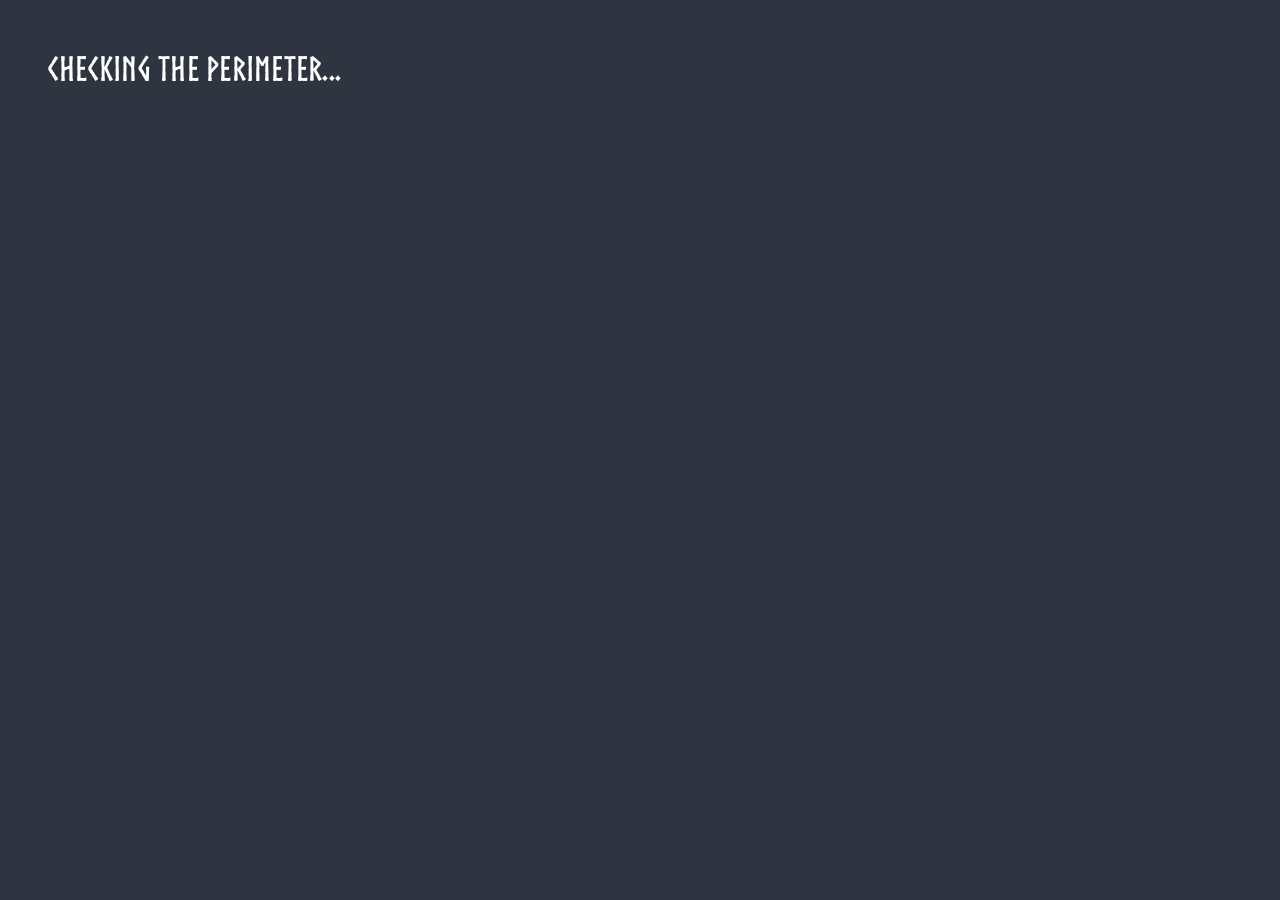
<file: iron-journal/index.html>
<!DOCTYPE html><html><head><title>Iron Journal</title><meta charset=utf-8><meta name=description content="App for journalling solo Ironsworn campaigns"><meta name=format-detection content="telephone=no"><meta name=msapplication-tap-highlight content=no><meta name=viewport content="user-scalable=no,initial-scale=1,maximum-scale=1,minimum-scale=1,width=device-width"><link rel=icon type=image/png sizes=128x128 href=icons/favicon-128x128.png><link rel=icon type=image/png sizes=96x96 href=icons/favicon-96x96.png><link rel=icon type=image/png sizes=32x32 href=icons/favicon-32x32.png><link rel=icon type=image/png sizes=16x16 href=icons/favicon-16x16.png><link rel=icon type=image/ico href=favicon.ico><link rel=apple-touch-startup-image media="(device-width: 428px) and (device-height: 926px) and (-webkit-device-pixel-ratio: 3)" href=icons/apple-launch-1284x2778.png><link rel=apple-touch-startup-image media="(device-width: 390px) and (device-height: 844px) and (-webkit-device-pixel-ratio: 3)" href=icons/apple-launch-1170x2532.png><link rel=apple-touch-startup-image media="(device-width: 414px) and (device-height: 896px) and (-webkit-device-pixel-ratio: 2)" href=icons/apple-launch-828x1792.png><link rel=apple-touch-startup-image media="(device-width: 375px) and (device-height: 812px) and (-webkit-device-pixel-ratio: 3)" href=icons/apple-launch-1125x2436.png><link rel=apple-touch-startup-image media="(device-width: 414px) and (device-height: 896px) and (-webkit-device-pixel-ratio: 3)" href=icons/apple-launch-1242x2688.png><link rel=apple-touch-startup-image media="(device-width: 375px) and (device-height: 667px) and (-webkit-device-pixel-ratio: 2)" href=icons/apple-launch-750x1334.png><link rel=apple-touch-startup-image media="(device-width: 414px) and (device-height: 736px) and (-webkit-device-pixel-ratio: 3)" href=icons/apple-launch-1242x2208.png><link rel=apple-touch-startup-image media="(device-width: 810px) and (device-height: 1080px) and (-webkit-device-pixel-ratio: 2)" href=icons/apple-launch-1620x2160.png><link rel=apple-touch-startup-image media="(device-width: 768px) and (device-height: 1024px) and (-webkit-device-pixel-ratio: 2)" href=icons/apple-launch-1536x2048.png><link rel=apple-touch-startup-image media="(device-width: 834px) and (device-height: 1112px) and (-webkit-device-pixel-ratio: 2)" href=icons/apple-launch-1668x2224.png><link rel=apple-touch-startup-image media="(device-width: 834px) and (device-height: 1194px) and (-webkit-device-pixel-ratio: 2)" href=icons/apple-launch-1668x2388.png><link rel=apple-touch-startup-image media="(device-width: 1024px) and (device-height: 1366px) and (-webkit-device-pixel-ratio: 2)" href=icons/apple-launch-2048x2732.png><script defer src=js/vendor.d0eaef49.js></script><script defer src=js/app.c2348613.js></script><link href=css/vendor.1faa1930.css rel=stylesheet><link href=css/app.c4e807ce.css rel=stylesheet><link rel=manifest href=manifest.json><meta name=theme-color content=#2e3440><meta name=apple-mobile-web-app-capable content=yes><meta name=apple-mobile-web-app-status-bar-style content=default><meta name=apple-mobile-web-app-title content="Iron Journal"><link rel=apple-touch-icon href=icons/apple-icon-120x120.png><link rel=apple-touch-icon sizes=152x152 href=icons/apple-icon-152x152.png><link rel=apple-touch-icon sizes=167x167 href=icons/apple-icon-167x167.png><link rel=apple-touch-icon sizes=180x180 href=icons/apple-icon-180x180.png><link rel=mask-icon href=icons/safari-pinned-tab.svg color=#2e3440><meta name=msapplication-TileImage content=icons/ms-icon-144x144.png><meta name=msapplication-TileColor content=#000000></head><body><div id=q-app></div></body></html>
</file>
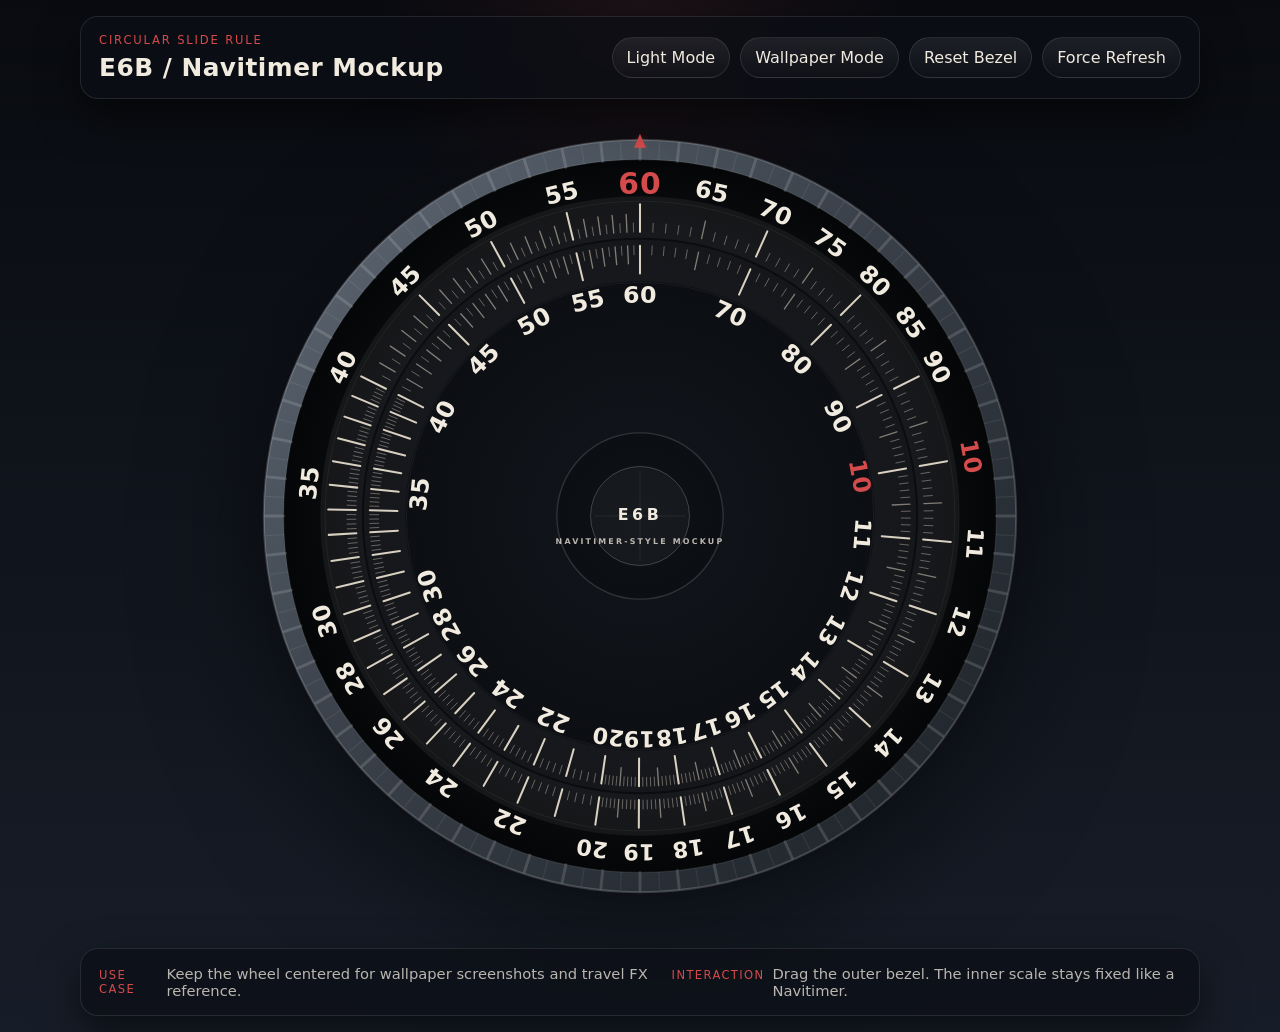
<file: navitimer/index.html>
<!DOCTYPE html>
<html lang="en">
  <head>
    <meta charset="UTF-8" />
    <meta name="viewport" content="width=device-width, initial-scale=1.0" />
    <meta name="apple-mobile-web-app-capable" content="yes" />
    <meta name="apple-mobile-web-app-status-bar-style" content="black-translucent" />
    <meta name="theme-color" content="#090b10" />
    <title>E6B Navitimer Mockup</title>
    <link rel="manifest" href="manifest.json" />
    <link rel="stylesheet" href="styles.css" />
  </head>
  <body data-theme="dark">
    <div class="app-shell" id="appShell">
      <header class="controls" id="controls">
        <div class="brand-block">
          <div class="eyebrow">Circular Slide Rule</div>
          <h1>E6B / Navitimer Mockup</h1>
        </div>

        <div class="control-group">
          <button type="button" id="themeToggle">Light Mode</button>
          <button type="button" id="wallpaperToggle">Wallpaper Mode</button>
          <button type="button" id="resetRotation">Reset Bezel</button>
          <button type="button" id="forceRefresh">Force Refresh</button>
        </div>
      </header>

      <main class="stage">
        <section class="dial-frame" aria-label="Navitimer inspired E6B dial mockup">
          <svg id="dialSvg" viewBox="0 0 800 800" role="img" aria-labelledby="title desc">
            <title id="title">Navitimer inspired circular slide rule mockup</title>
            <desc id="desc">A centered pilot watch style circular slide rule with a movable outer ring and fixed inner scale.</desc>
          </svg>
        </section>
      </main>

      <footer class="info-strip" id="infoStrip">
        <div>
          <span class="info-label">Use Case</span>
          <span>Keep the wheel centered for wallpaper screenshots and travel FX reference.</span>
        </div>
        <div>
          <span class="info-label">Interaction</span>
          <span>Drag the outer bezel. The inner scale stays fixed like a Navitimer.</span>
        </div>
      </footer>

      <button type="button" id="exitWallpaper" class="exit-wallpaper">Exit Wallpaper</button>
    </div>

    <script type="module" src="app.js"></script>
  </body>
</html>
</file>
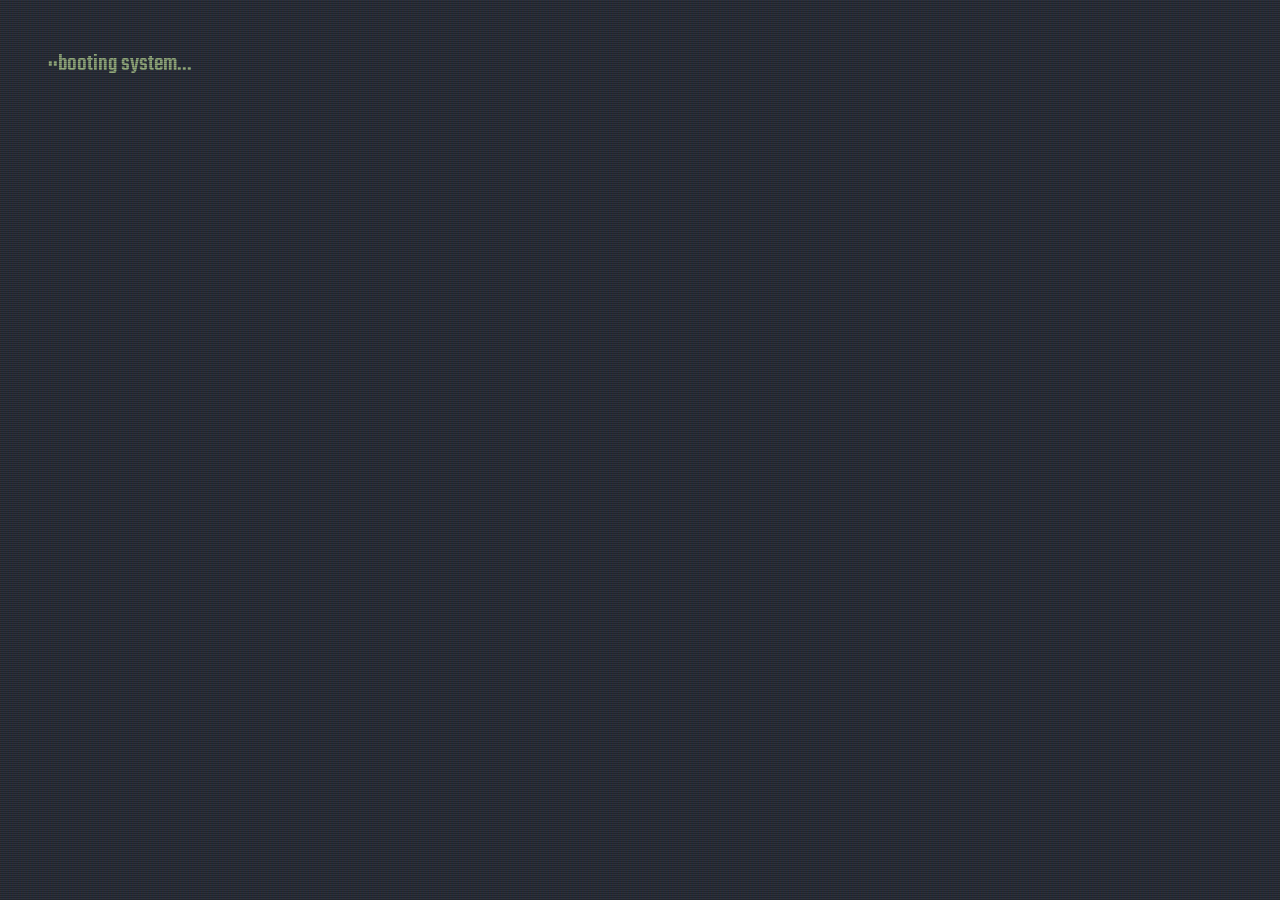
<file: stargazer/index.html>
<!DOCTYPE html><html><head><title>Stargazer</title><meta charset=utf-8><meta name=description content="An app for journaling solo Ironsworn: Starforged campaigns"><meta name=format-detection content="telephone=no"><meta name=msapplication-tap-highlight content=no><meta name=viewport content="user-scalable=no,initial-scale=1,maximum-scale=1,minimum-scale=1,width=device-width"><link rel=icon type=image/png sizes=128x128 href=icons/favicon-128x128.png><link rel=icon type=image/png sizes=96x96 href=icons/favicon-96x96.png><link rel=icon type=image/png sizes=32x32 href=icons/favicon-32x32.png><link rel=icon type=image/png sizes=16x16 href=icons/favicon-16x16.png><link rel=icon type=image/ico href=favicon.ico><link rel=apple-touch-startup-image media="(device-width: 428px) and (device-height: 926px) and (-webkit-device-pixel-ratio: 3)" href=icons/apple-launch-1284x2778.png><link rel=apple-touch-startup-image media="(device-width: 390px) and (device-height: 844px) and (-webkit-device-pixel-ratio: 3)" href=icons/apple-launch-1170x2532.png><link rel=apple-touch-startup-image media="(device-width: 414px) and (device-height: 896px) and (-webkit-device-pixel-ratio: 2)" href=icons/apple-launch-828x1792.png><link rel=apple-touch-startup-image media="(device-width: 375px) and (device-height: 812px) and (-webkit-device-pixel-ratio: 3)" href=icons/apple-launch-1125x2436.png><link rel=apple-touch-startup-image media="(device-width: 414px) and (device-height: 896px) and (-webkit-device-pixel-ratio: 3)" href=icons/apple-launch-1242x2688.png><link rel=apple-touch-startup-image media="(device-width: 375px) and (device-height: 667px) and (-webkit-device-pixel-ratio: 2)" href=icons/apple-launch-750x1334.png><link rel=apple-touch-startup-image media="(device-width: 414px) and (device-height: 736px) and (-webkit-device-pixel-ratio: 3)" href=icons/apple-launch-1242x2208.png><link rel=apple-touch-startup-image media="(device-width: 810px) and (device-height: 1080px) and (-webkit-device-pixel-ratio: 2)" href=icons/apple-launch-1620x2160.png><link rel=apple-touch-startup-image media="(device-width: 768px) and (device-height: 1024px) and (-webkit-device-pixel-ratio: 2)" href=icons/apple-launch-1536x2048.png><link rel=apple-touch-startup-image media="(device-width: 834px) and (device-height: 1112px) and (-webkit-device-pixel-ratio: 2)" href=icons/apple-launch-1668x2224.png><link rel=apple-touch-startup-image media="(device-width: 834px) and (device-height: 1194px) and (-webkit-device-pixel-ratio: 2)" href=icons/apple-launch-1668x2388.png><link rel=apple-touch-startup-image media="(device-width: 1024px) and (device-height: 1366px) and (-webkit-device-pixel-ratio: 2)" href=icons/apple-launch-2048x2732.png><script defer src=js/vendor.18c1b4b3.js></script><script defer src=js/app.f83405f7.js></script><link href=css/vendor.79b7be5a.css rel=stylesheet><link href=css/app.501f5790.css rel=stylesheet><link rel=manifest href=manifest.json><meta name=theme-color content=#2E3440><meta name=apple-mobile-web-app-capable content=yes><meta name=apple-mobile-web-app-status-bar-style content=default><meta name=apple-mobile-web-app-title content=Stargazer><link rel=apple-touch-icon href=icons/apple-icon-120x120.png><link rel=apple-touch-icon sizes=152x152 href=icons/apple-icon-152x152.png><link rel=apple-touch-icon sizes=167x167 href=icons/apple-icon-167x167.png><link rel=apple-touch-icon sizes=180x180 href=icons/apple-icon-180x180.png><link rel=mask-icon href=icons/safari-pinned-tab.svg color=#2E3440><meta name=msapplication-TileImage content=icons/ms-icon-144x144.png><meta name=msapplication-TileColor content=#000000></head><body><div id=q-app></div></body></html>
</file>
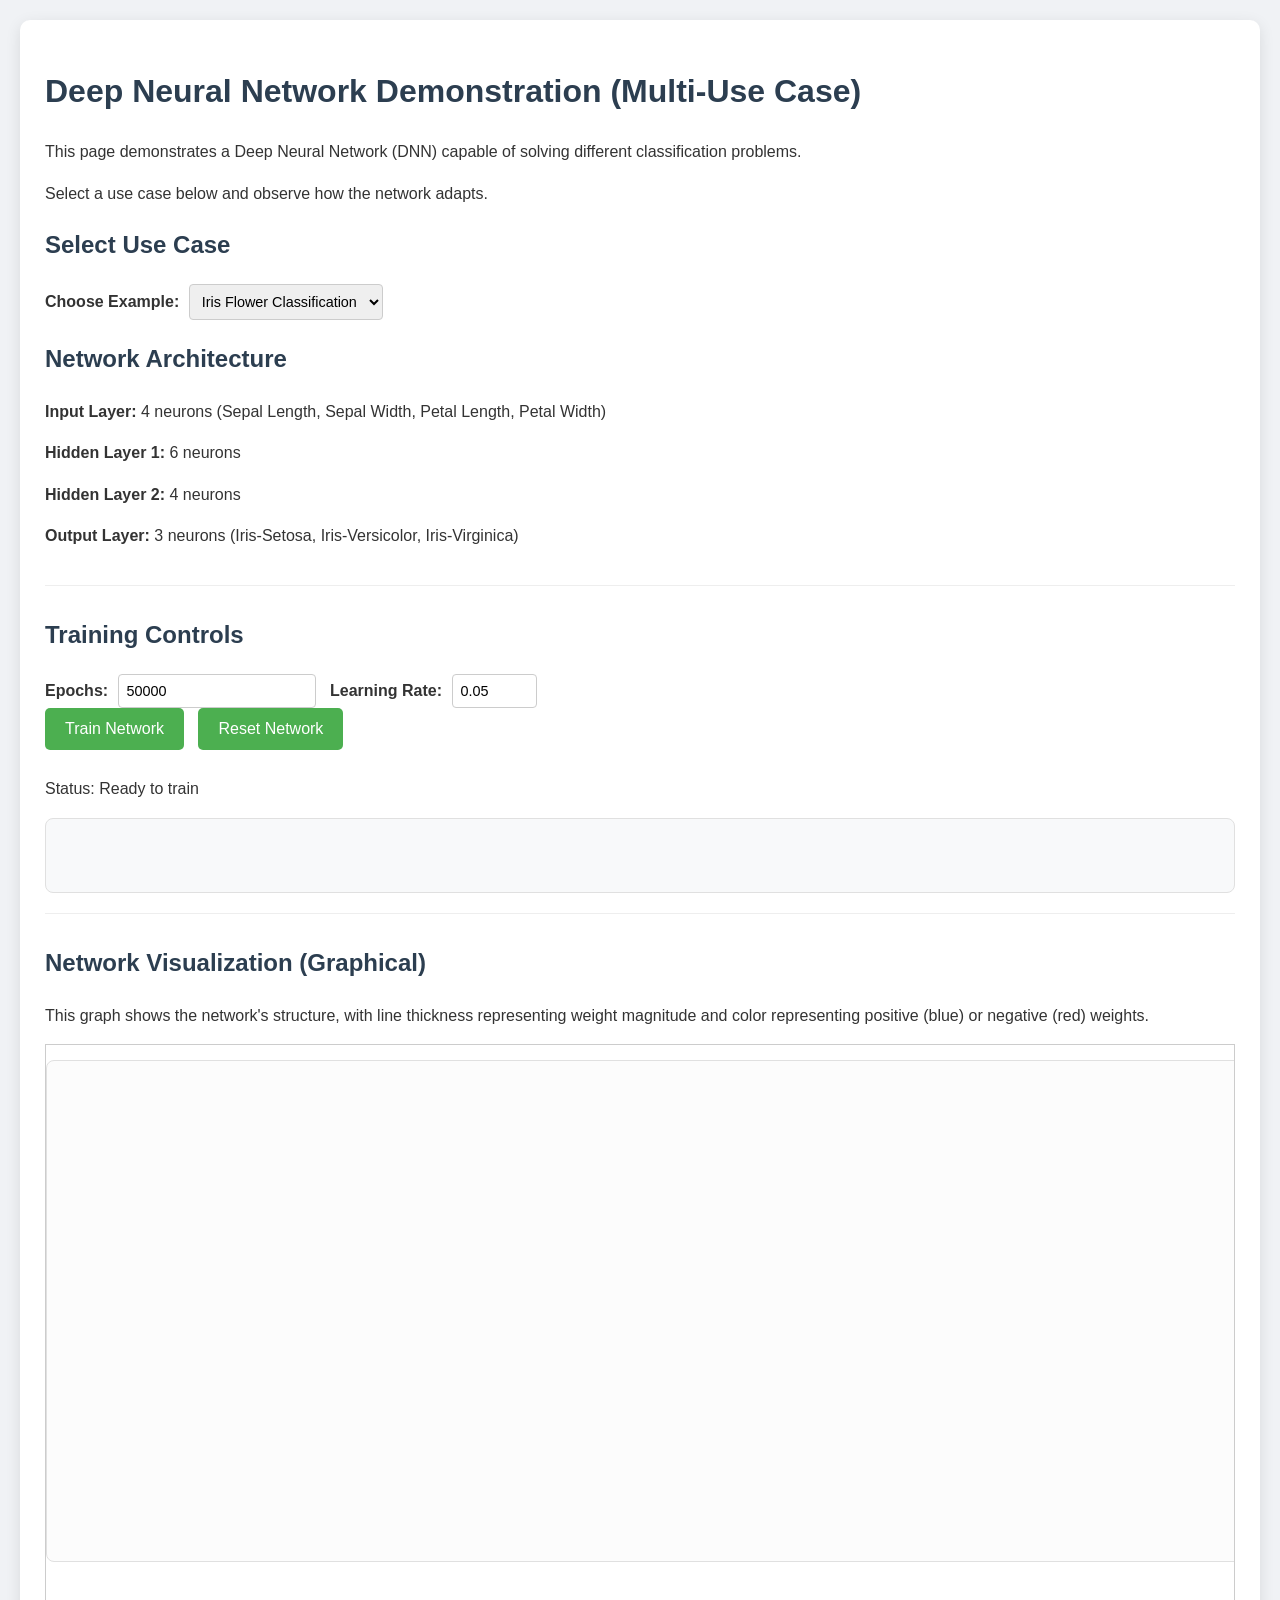
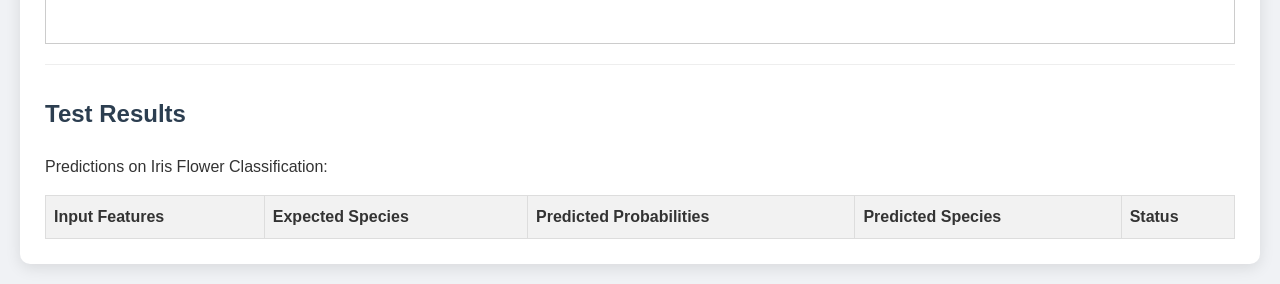
<file: dnn-iris-mark3.html>
<!DOCTYPE html>
<html lang="en">
<head>
    <meta charset="UTF-8">
    <meta name="viewport" content="width=device-width, initial-scale=1.0">
    <title>Deep Neural Network (Multi-Use Case) - Mark 3.2 Graphical</title>
    <script src="https://d3js.org/d3.v7.min.js"></script> 
    <style>
        body {
            font-family: 'Segoe UI', Tahoma, Geneva, Verdana, sans-serif;
            margin: 20px;
            background-color: #f0f2f5;
            color: #333;
            line-height: 1.6;
        }
        h1, h2, h3 {
            color: #2c3e50;
        }
        .container {
            max-width: 1300px; /* Increased width to accommodate larger SVG */
            margin: 0 auto;
            background-color: #fff;
            padding: 25px;
            border-radius: 10px;
            box-shadow: 0 4px 15px rgba(0, 0, 0, 0.1);
        }
        .section {
            margin-bottom: 30px;
            border-bottom: 1px solid #eee;
            padding-bottom: 20px;
        }
        .section:last-child {
            border-bottom: none;
            margin-bottom: 0;
            padding-bottom: 0;
        }
        button {
            background-color: #4CAF50;
            color: white;
            padding: 12px 20px;
            border: none;
            border-radius: 5px;
            cursor: pointer;
            font-size: 1em;
            transition: background-color 0.3s ease;
            margin-right: 10px;
            margin-bottom: 10px;
        }
        button:hover {
            background-color: #45a049;
        }
        button:disabled {
            background-color: #cccccc;
            cursor: not-allowed;
        }
        input[type="number"], input[type="range"], select {
            margin-right: 10px;
            padding: 8px;
            border: 1px solid #ccc;
            border-radius: 4px;
            font-size: 0.9em;
        }
        label {
            margin-right: 5px;
            font-weight: bold;
        }
        .output-box {
            background-color: #f8f9fa;
            border: 1px solid #e0e0e0;
            padding: 15px;
            border-radius: 8px;
            margin-top: 15px;
            white-space: pre-wrap;
            font-family: 'Consolas', 'Monaco', monospace;
            font-size: 0.85em;
            color: #555;
            max-height: 400px; /* Limit height for output */
            overflow-y: auto; /* Enable scrolling for output */
        }
        .results-table {
            width: 100%;
            border-collapse: collapse;
            margin-top: 15px;
        }
        .results-table th, .results-table td {
            border: 1px solid #ddd;
            padding: 8px;
            text-align: left;
        }
        .results-table th {
            background-color: #f2f2f2;
            font-weight: bold;
        }
        .good-prediction {
            color: green;
            font-weight: bold;
        }
        .bad-prediction {
            color: red;
            font-weight: bold;
        }

        /* D3.js specific styling */
        #networkGraph {
            background-color: #fcfcfc;
            border: 1px solid #e0e0e0;
            border-radius: 8px;
            margin-top: 15px;
        }
        .node circle {
            fill: #61b15a; /* Neuron color */
            stroke: #3c8d37;
            stroke-width: 1.5px;
        }
        .node text {
            font-family: sans-serif;
            font-size: 9px; /* Slightly smaller text for neuron index */
            text-anchor: middle;
            fill: #333;
        }
        .link {
            stroke-opacity: 0.8;
            stroke-linecap: round;
        }
        .link.positive {
            stroke: steelblue;
        }
        .link.negative {
            stroke: #d62728; /* Red for negative weights */
        }
        .layer-label {
            font-size: 13px; /* Slightly smaller layer labels */
            font-weight: bold;
            fill: #555;
            text-anchor: middle;
        }
        .feature-labels text, .output-labels text {
            font-size: 10px; /* Slightly smaller feature/output labels */
            fill: #666;
        }
        #networkGraphContainer {
            width: 100%; /* Or a fixed width, e.g., 800px */
            height: 600px; /* Or a fixed height, e.g., 400px */
            overflow: scroll; /* Enables both horizontal and vertical scrolling */
            /* overflow: auto; /* Alternatively, use 'auto' which only shows scrollbars when content overflows */
            border: 1px solid #ccc; /* Optional: for visual clarity of the scrollable area */
            box-sizing: border-box; /* Include padding and border in the element's total width and height */
            position: relative; /* Needed if you have absolutely positioned elements inside */
        }

        /* Ensure the SVG inside does not constrain itself to the container's size if it needs to be larger */
        #networkGraph {
            /* The width and height attributes on the SVG itself define its intrinsic size. */
            /* You might want to remove width/height from here if you want it to be 100% of the container */
            /* but in this case, keeping them large allows the SVG content to overflow the container */
            width: 1200px; /* Keep the original large width for the SVG content */
            height: 500px; /* Keep the original large height for the SVG content */
            display: block; /* Removes extra space below the SVG */
        }
    </style>
</head>
<body>
    <div class="container">
        <h1>Deep Neural Network Demonstration (Multi-Use Case)</h1>
        <p>This page demonstrates a Deep Neural Network (DNN) capable of solving different classification problems.</p>
        <p>Select a use case below and observe how the network adapts.</p>

        <div class="section">
            <h2>Select Use Case</h2>
            <div>
                <label for="useCaseSelector">Choose Example:</label>
                <select id="useCaseSelector">
                    <option value="xor">XOR Problem</option>
                    <option value="iris" selected>Iris Flower Classification</option>
                </select>
            </div>
            <div id="networkArchitecture" style="margin-top: 15px;">
                </div>
        </div>

        <div class="section">
            <h2>Training Controls</h2>
            <div>
                <label for="epochs">Epochs:</label>
                <input type="number" id="epochs" value="50000" min="1000" step="1000">
                <label for="learningRate">Learning Rate:</label>
                <input type="number" id="learningRate" value="0.05" min="0.001" max="1.0" step="0.001">
            </div>
            <button id="trainButton">Train Network</button>
            <button id="resetButton">Reset Network</button>
            <p id="trainingStatus">Status: Ready to train</p>
            <div class="output-box" id="trainingOutput">
                </div>
        </div>

        <div class="section">
            <h2>Network Visualization (Graphical)</h2>
            <p>This graph shows the network's structure, with line thickness representing weight magnitude and color representing positive (blue) or negative (red) weights.</p>
            <div id="networkGraphContainer">
                <svg id="networkGraph" width="1200" height="500"></svg>
            </div>
        </div>

        <div class="section">
            <h2>Test Results</h2>
            <p id="testResultsDescription">Predictions on the selected use case:</p>
            <table class="results-table">
                <thead>
                    <tr id="testResultsHeader">
                        </tr>
                </thead>
                <tbody id="testResultsBody">
                    </tbody>
            </table>
        </div>
    </div>

    <script>
        // --- Core Neural Network Logic (JavaScript Conversion) ---

        // 1. Activation Functions
        function sigmoid(x) {
            if (x > 700) return 1.0;
            if (x < -700) return 0.0;
            return 1 / (1 + Math.exp(-x));
        }

        function sigmoidDerivative(x) {
            const s = sigmoid(x);
            return s * (1 - s);
        }

        // Helper functions for matrix/vector operations
        function matrixMultiply(matrixA, matrixB) {
            if (!matrixA || matrixA.length === 0 || !matrixA[0] || !matrixB) {
                return [];
            }

            const rowsA = matrixA.length;
            const colsA = matrixA[0].length;

            let matrixBAsMatrix;
            let rowsB, colsB;

            if (!Array.isArray(matrixB[0])) { // It's a vector
                rowsB = matrixB.length;
                colsB = 1;
                matrixBAsMatrix = matrixB.map(x => [x]); // Convert to column matrix
            } else { // It's already a matrix
                rowsB = matrixB.length;
                colsB = matrixB[0].length;
                matrixBAsMatrix = matrixB;
            }

            if (colsA !== rowsB) {
                return [];
            }

            const result = Array(rowsA).fill(0).map(() => Array(colsB).fill(0));

            for (let i = 0; i < rowsA; i++) {
                for (let j = 0; j < colsB; j++) {
                    for (let k = 0; k < colsA; k++) {
                        result[i][j] += matrixA[i][k] * matrixBAsMatrix[k][j];
                    }
                }
            }
            return result;
        }

        function transpose(matrix) {
            if (!matrix || matrix.length === 0 || matrix[0].length === 0) {
                return matrix;
            }
            const rows = matrix.length;
            const cols = matrix[0].length;
            const transposed = Array(cols).fill(0).map(() => Array(rows).fill(0));
            for (let i = 0; i < rows; i++) {
                for (let j = 0; j < cols; j++) {
                    transposed[j][i] = matrix[i][j];
                }
            }
            return transposed;
        }

        class DeepNeuralNetwork {
            constructor(layerSizes) {
                this.layerSizes = layerSizes;
                this.numLayers = layerSizes.length;
                this.weights = [];
                this.biases = [];

                if (!Array.isArray(layerSizes) || layerSizes.length < 2) {
                    console.error("Invalid layerSizes provided to DeepNeuralNetwork constructor:", layerSizes);
                    this.layerSizes = [1, 1]; 
                    this.numLayers = 2;
                }

                for (let i = 0; i < this.numLayers - 1; i++) {
                    const currentLayerSize = this.layerSizes[i];
                    const nextLayerSize = this.layerSizes[i+1];

                    if (currentLayerSize <= 0 || nextLayerSize <= 0) {
                        console.warn(`Skipping layer initialization for layer ${i} due to zero or negative size.`);
                        this.weights.push([]); 
                        this.biases.push([]);
                        continue;
                    }

                    const weightsMatrix = [];
                    const limit = Math.sqrt(6 / (currentLayerSize + nextLayerSize)); 
                    for (let j = 0; j < nextLayerSize; j++) { 
                        const row = [];
                        for (let k = 0; k < currentLayerSize; k++) { 
                            row.push(Math.random() * 2 * limit - limit); 
                        }
                        weightsMatrix.push(row);
                    }
                    this.weights.push(weightsMatrix);

                    const biasesVector = Array(nextLayerSize).fill(0.0);
                    this.biases.push(biasesVector);
                }
            }

            forward(inputs) {
                if (!inputs || inputs.length === 0) {
                    return { output: [], activations: [], weightedSums: [] };
                }

                let currentActivation = inputs.map(x => [x]); 

                const activations = [currentActivation];
                const weightedSums = [null]; 

                for (let i = 0; i < this.numLayers - 1; i++) {
                    if (!this.weights[i] || !this.biases[i]) {
                        break; 
                    }

                    const z = matrixMultiply(this.weights[i], currentActivation.map(row => row[0])); 
                    
                    for (let k = 0; k < z.length; k++) {
                        z[k][0] += this.biases[i][k];
                    }
                    
                    weightedSums.push(z);

                    const a = z.map(val => [sigmoid(val[0])]);
                    currentActivation = a;
                    activations.push(currentActivation);
                }
                
                const finalOutput = activations[activations.length - 1]?.map(val => val[0]) || [];
                return { output: finalOutput, activations: activations, weightedSums: weightedSums };
            }

            async train(trainingData, epochs, learningRate, outputElem, statusElem) {
                if (!trainingData || trainingData.length === 0) {
                    statusElem.textContent = "Status: No training data provided.";
                    return;
                }
                statusElem.textContent = "Status: Training in progress...";
                let logBuffer = [];
                const logInterval = 5000; 

                for (let epoch = 0; epoch <= epochs; epoch++) { 
                    if (epoch % logInterval === 0 || epoch === epochs) { 
                        let totalLoss = 0;
                        for (const [inputs, targets] of trainingData) {
                            const { output } = this.forward(inputs);
                            totalLoss += this._meanSquaredError(output, targets);
                        }
                        const avgLoss = totalLoss / trainingData.length;
                        logBuffer.push(`Epoch ${epoch}/${epochs}, Loss: ${avgLoss.toFixed(6)}`);
                        if (logBuffer.length > 20) logBuffer.shift(); 
                        outputElem.textContent = logBuffer.join('\n');
                        outputElem.scrollTop = outputElem.scrollHeight; 
                        
                        if (this.numLayers > 1) { 
                             displayNetworkVisualization();
                        }

                        if (epoch < epochs) { 
                            await new Promise(resolve => setTimeout(resolve, 0));
                        }
                    }

                    if (epoch === epochs) break; 

                    for (let i = trainingData.length - 1; i > 0; i--) {
                        const j = Math.floor(Math.random() * (i + 1));
                        [trainingData[i], trainingData[j]] = [trainingData[j], trainingData[i]];
                    }

                    for (const [inputs, targets] of trainingData) {
                        const { output, activations, weightedSums } = this.forward(inputs);
                        const targetsCol = targets.map(t => [t]);

                        const deltas = Array(this.numLayers).fill(null);

                        const outputLayerWeightedSum = weightedSums[weightedSums.length - 1]; 
                        const outputLayerActivation = activations[activations.length - 1]; 

                        if (!outputLayerWeightedSum || !outputLayerActivation) {
                            continue;
                        }

                        const deltaOutput = [];
                        for (let i = 0; i < outputLayerActivation.length; i++) {
                            const errorTerm = (outputLayerActivation[i]?.[0] - targetsCol[i]?.[0]);
                            const derivTerm = sigmoidDerivative(outputLayerWeightedSum[i]?.[0]);
                            deltaOutput.push([errorTerm * derivTerm]);
                        }
                        deltas[this.numLayers - 1] = deltaOutput;

                        for (let l = this.numLayers - 2; l > 0; l--) { 
                            if (!this.weights[l] || !deltas[l + 1] || !weightedSums[l]) {
                                continue;
                            }
                            const weightsNextLayerTransposed = transpose(this.weights[l]); 
                            const deltaNextLayer = deltas[l + 1]; 
                            
                            const weightedErrorSum = matrixMultiply(weightsNextLayerTransposed, deltaNextLayer);
                            const currentLayerWeightedSum = weightedSums[l]; 
                            
                            const deltaCurrentLayer = [];
                            for (let i = 0; i < weightedErrorSum.length; i++) {
                                const errorComponent = weightedErrorSum[i]?.[0];
                                const derivComponent = sigmoidDerivative(currentLayerWeightedSum[i]?.[0]);
                                deltaCurrentLayer.push([errorComponent * derivComponent]);
                            }
                            deltas[l] = deltaCurrentLayer;
                        }

                        for (let l = 0; l < this.numLayers - 1; l++) {
                            if (!activations[l] || !deltas[l + 1] || !this.weights[l] || !this.biases[l]) {
                                continue;
                            }
                            const activationCurrentLayerT = transpose(activations[l]);
                            const deltaCurrent = deltas[l + 1];

                            const dW = matrixMultiply(deltaCurrent, activationCurrentLayerT);
                            
                            if (dW.length === 0 || dW[0].length === 0) { 
                                continue;
                            }

                            for (let r = 0; r < this.weights[l].length; r++) {
                                for (let c = 0; c < this.weights[l][r].length; c++) {
                                    this.weights[l][r][c] -= learningRate * dW[r][c];
                                }
                            }

                            for (let r = 0; r < this.biases[l].length; r++) {
                                this.biases[l][r] -= learningRate * deltaCurrent[r]?.[0];
                            }
                        }
                    }
                }
                statusElem.textContent = "Status: Training complete!";
            }

            _meanSquaredError(predictions, targets) {
                if (!predictions || !targets || predictions.length !== targets.length) {
                    return 0; 
                }
                let mse = 0;
                for (let i = 0; i < predictions.length; i++) {
                    mse += (predictions[i] - targets[i]) ** 2;
                }
                return mse / predictions.length;
            }

            predict(inputs) {
                const { output } = this.forward(inputs);
                if (output.length === 0) {
                    return null; 
                }
                if (output.length === 1) {
                    return output[0];
                }
                const maxOutput = Math.max(...output);
                return output.indexOf(maxOutput); 
            }
        }

        // --- D3.js Network Visualization Function ---
        function drawNetworkGraph(network, layerLabels, inputFeatureLabels, outputClassLabels) {
            const svg = d3.select("#networkGraph");
            const width = +svg.attr("width");
            const height = +svg.attr("height");

            svg.selectAll("*").remove(); // Clear previous drawing

            if (!network || !Array.isArray(network.layerSizes) || network.layerSizes.length < 1) {
                console.warn("Invalid network object or layerSizes provided for drawing.");
                return;
            }

            const layerSizes = network.layerSizes;
            const numLayers = network.numLayers;

            const hasLinks = numLayers >= 2;

            // Adjusted margins and neuronRadius for smaller visualization
            const margin = { top: 40, right: 25, bottom: 25, left: 90 }; // Reduced top/bottom/right, slightly less left for labels
            const effectiveWidth = width - margin.left - margin.right;
            const effectiveHeight = height - margin.top - margin.bottom;

            const layerSpacing = hasLinks ? effectiveWidth / (numLayers - 1) : effectiveWidth / 2;
            const neuronRadius = 9; // Reduced neuron size
            const maxLineThickness = 7; // Slightly reduced max line thickness
            
            let allWeights = [];
            if (hasLinks && network.weights && network.weights.length > 0) {
                network.weights.forEach(layerWeights => {
                    if (Array.isArray(layerWeights)) {
                        layerWeights.forEach(neuronWeightsArray => { 
                            if (Array.isArray(neuronWeightsArray)) {
                                allWeights = allWeights.concat(neuronWeightsArray);
                            }
                        });
                    }
                });
            }
            const maxWeight = d3.max(allWeights.map(Math.abs)) || 0.1; 

            const weightScale = d3.scaleLinear()
                                .domain([0, maxWeight]) 
                                .range([0.5, maxLineThickness]);

            const colorScale = d3.scaleLinear()
                                 .domain([-maxWeight, 0, maxWeight])
                                 .range(["#d62728", "#aaaaaa", "steelblue"]); 

            const nodes = [];
            const links = [];

            layerSizes.forEach((size, layerIndex) => {
                if (size <= 0) { 
                    return;
                }
                const x = margin.left + layerIndex * layerSpacing;
                // Adjust neuronSpacing calculation to consider smaller radius / tighter packing
                // Using max(size, 1) to prevent division by zero if layer has 0 neurons (already handled by size <= 0)
                const neuronSpacing = effectiveHeight / (Math.max(size, 1) + 1); 
                for (let i = 0; i < size; i++) {
                    const y = margin.top + (i + 1) * neuronSpacing;
                    nodes.push({
                        id: `n-${layerIndex}-${i}`,
                        layer: layerIndex,
                        index: i,
                        x: x,
                        y: y
                    });
                }
            });

            if (hasLinks && network.weights.length > 0) {
                for (let l = 0; l < numLayers - 1; l++) {
                    const currentLayerNodes = nodes.filter(n => n.layer === l);
                    const nextLayerNodes = nodes.filter(n => n.layer === l + 1);

                    if (network.weights[l] && currentLayerNodes.length > 0 && nextLayerNodes.length > 0) {
                        network.weights[l].forEach((weightsRow, nextNeuronIndex) => { 
                            if (Array.isArray(weightsRow)) { 
                                weightsRow.forEach((weight, currentNeuronIndex) => {
                                    if (currentLayerNodes[currentNeuronIndex] && nextLayerNodes[nextNeuronIndex]) {
                                        links.push({
                                            source: currentLayerNodes[currentNeuronIndex],
                                            target: nextLayerNodes[nextNeuronIndex],
                                            weight: weight
                                        });
                                    }
                                });
                            }
                        });
                    }
                }
            }

            svg.append("g")
                .attr("class", "links")
                .selectAll("line")
                .data(links) 
                .join("line")
                .attr("x1", d => d.source.x)
                .attr("y1", d => d.source.y)
                .attr("x2", d => d.target.x)
                .attr("y2", d => d.target.y)
                .attr("class", d => `link ${d.weight > 0 ? 'positive' : 'negative'}`)
                .attr("stroke-width", d => weightScale(Math.abs(d.weight)))
                .attr("stroke", d => colorScale(d.weight))
                .append("title") 
                .text(d => `Weight: ${d.weight.toFixed(4)}`);

            const nodeGroup = svg.append("g")
                .attr("class", "nodes")
                .selectAll("g")
                .data(nodes) 
                .join("g")
                .attr("class", "node")
                .attr("transform", d => `translate(${d.x},${d.y})`);

            nodeGroup.append("circle")
                .attr("r", neuronRadius);
            
            nodeGroup.append("text")
                .attr("dy", "0.35em")
                .text(d => d.index); 

            svg.append("g")
                .attr("class", "layer-labels")
                .selectAll("text")
                .data(Array.isArray(layerLabels) ? layerLabels : []) 
                .join("text")
                .attr("x", (d, i) => margin.left + i * layerSpacing)
                .attr("y", margin.top - 15) /* Slightly closer to nodes */
                .text(d => d)
                .attr("class", "layer-label");

            if (Array.isArray(inputFeatureLabels) && inputFeatureLabels.length > 0) {
                const inputNodes = nodes.filter(n => n.layer === 0);
                if (inputNodes.length > 0) {
                    svg.append("g")
                        .attr("class", "feature-labels")
                        .selectAll("text")
                        .data(inputFeatureLabels)
                        .join("text")
                        .attr("x", inputNodes[0].x - neuronRadius - 8) /* Closer to node */
                        .attr("y", (d, i) => inputNodes[i]?.y || 0) 
                        .attr("dy", "0.35em")
                        .attr("text-anchor", "end")
                        .text(d => d);
                }
            }

            if (Array.isArray(outputClassLabels) && outputClassLabels.length > 0) {
                const outputNodes = nodes.filter(n => n.layer === numLayers - 1);
                if (outputNodes.length > 0) {
                    svg.append("g")
                        .attr("class", "output-labels")
                        .selectAll("text")
                        .data(outputClassLabels)
                        .join("text")
                        .attr("x", outputNodes[0].x + neuronRadius + 8) /* Closer to node */
                        .attr("y", (d, i) => outputNodes[i]?.y || 0) 
                        .attr("dy", "0.35em")
                        .attr("text-anchor", "start")
                        .text(d => d);
                }
            }
        }

        // --- Data Definitions ---

        // XOR Data
        const xor_config = {
            layer_structure: [2, 4, 3, 1], // 2 inputs, 1 output
            training_data: [
                [[0, 0], [0]],
                [[0, 1], [1]],
                [[1, 0], [1]],
                [[1, 1], [0]]
            ],
            test_cases: [
                [[0, 0], 0],
                [[0, 1], 1],
                [[1, 0], 1],
                [[1, 1], 0]
            ],
            epochs: 20000,
            learningRate: 0.1,
            architecture_description: `
                <p><strong>Input Layer:</strong> 2 neurons (for the two XOR inputs)</p>
                <p><strong>Hidden Layer 1:</strong> <span id="hidden1Size">4</span> neurons</p>
                <p><strong>Hidden Layer 2:</strong> <span id="hidden2Size">3</span> neurons</p>
                <p><strong>Output Layer:</strong> 1 neuron (for the XOR output)</p>
            `,
            get_test_table_headers: () => `
                <th>Input</th>
                <th>Expected Output</th>
                <th>Predicted Probability</th>
                <th>Binary Prediction (&gt;= 0.5)</th>
                <th>Status</th>
            `,
            get_test_row: (inputs, true_output, prediction_output, is_correct) => {
                const binary_prediction = (prediction_output >= 0.5) ? 1 : 0;
                const statusClass = is_correct ? 'good-prediction' : 'bad-prediction';
                return `
                    <td>[${inputs.join(', ')}]</td>
                    <td>${true_output}</td>
                    <td>${prediction_output.toFixed(4)}</td>
                    <td>${binary_prediction}</td>
                    <td class="${statusClass}">${is_correct ? 'Correct' : 'Incorrect'}</td>
                `;
            },
            get_layer_labels: (layerSizes) => {
                if (!Array.isArray(layerSizes) || layerSizes.length < 1) return [];
                const labels = [`Input (${layerSizes[0]})`];
                for(let i = 1; i < layerSizes.length - 1; i++) {
                    labels.push(`Hidden ${i} (${layerSizes[i]})`);
                }
                if (layerSizes.length > 1) {
                    labels.push(`Output (${layerSizes[layerSizes.length - 1]})`);
                }
                return labels;
            },
            input_feature_labels: null, 
            output_class_labels: null, 
            prediction_processor: (output_val, true_target) => {
                const is_correct = (Math.round(output_val) === true_target);
                return { predicted_val: output_val, is_correct };
            }
        };

        // Iris Data
        const iris_raw_data = [
            [5.1,3.5,1.4,0.2,0], [4.9,3.0,1.4,0.2,0], [4.7,3.2,1.3,0.2,0], [4.6,3.1,1.5,0.2,0], [5.0,3.6,1.4,0.2,0],
            [5.4,3.9,1.7,0.4,0], [4.6,3.4,1.4,0.3,0], [5.0,3.4,1.5,0.2,0], [4.4,2.9,1.4,0.2,0], [4.9,3.1,1.5,0.1,0],
            [7.0,3.2,4.7,1.4,1], [6.4,3.2,4.5,1.5,1], [6.9,3.1,4.9,1.5,1], [5.5,2.3,4.0,1.3,1], [6.5,2.8,4.6,1.5,1],
            [5.7,2.8,4.5,1.3,1], [6.3,3.3,4.7,1.6,1], [4.9,2.4,3.3,1.0,1], [6.6,2.9,4.6,1.3,1], [5.2,2.7,3.9,1.4,1],
            [6.3,3.3,6.0,2.5,2], [5.8,2.7,5.1,1.9,2], [7.1,3.0,5.9,2.1,2], [6.3,2.9,5.6,1.8,2], [6.5,3.0,5.8,2.2,2],
            [7.6,3.0,6.6,2.1,2], [4.9,2.5,4.5,1.7,2], [7.3,2.9,6.3,1.8,2], [6.7,2.5,5.8,1.8,2], [7.2,3.6,6.1,2.5,2]
        ];

        const iris_species = ["Iris-Setosa", "Iris-Versicolor", "Iris-Virginica"];
        const iris_input_features = ["Sepal Length (cm)", "Sepal Width (cm)", "Petal Length (cm)", "Petal Width (cm)"];

        const numFeatures_iris = iris_raw_data[0].length - 1;
        const featureMin_iris = Array(numFeatures_iris).fill(Infinity);
        const featureMax_iris = Array(numFeatures_iris).fill(-Infinity);

        iris_raw_data.forEach(row => {
            for (let i = 0; i < numFeatures_iris; i++) {
                featureMin_iris[i] = Math.min(featureMin_iris[i], row[i]);
                featureMax_iris[i] = Math.max(featureMax_iris[i], row[i]);
            }
        });

        function normalize(value, min, max) {
            return (value - min) / (max - min);
        }

        const get_iris_training_data = () => iris_raw_data.map(row => {
            const inputs = row.slice(0, numFeatures_iris).map((val, i) => normalize(val, featureMin_iris[i], featureMax_iris[i]));
            const targetSpecies = row[numFeatures_iris];
            const targets = Array(iris_species.length).fill(0);
            targets[targetSpecies] = 1; 
            return [inputs, targets];
        });

        const iris_test_cases_display = [
            [[5.1,3.5,1.4,0.2], 0], // Setosa
            [[4.9,3.0,1.4,0.2], 0], // Setosa
            [[7.0,3.2,4.7,1.4], 1], // Versicolor
            [[6.3,3.3,4.7,1.6], 1], // Versicolor
            [[6.3,3.3,6.0,2.5], 2], // Virginica
            [[7.2,3.6,6.1,2.5], 2], // Virginica
            [[5.8,2.7,4.1,1.0], 1], 
            [[6.0,2.7,5.1,1.6], 1]  
        ].map(item => {
            const normalizedInputs = item[0].map((val, i) => normalize(val, featureMin_iris[i], featureMax_iris[i]));
            return [normalizedInputs, item[1], item[0]]; // Normalized inputs, true output index, original inputs
        });

        const iris_config = {
            layer_structure: [4, 6, 4, 3], // 4 inputs, 3 outputs
            training_data: get_iris_training_data(),
            test_cases: iris_test_cases_display,
            epochs: 50000,
            learningRate: 0.05,
            architecture_description: `
                <p><strong>Input Layer:</strong> 4 neurons (Sepal Length, Sepal Width, Petal Length, Petal Width)</p>
                <p><strong>Hidden Layer 1:</strong> <span id="hidden1Size"></span> neurons</p>
                <p><strong>Hidden Layer 2:</strong> <span id="hidden2Size"></span> neurons</p>
                <p><strong>Output Layer:</strong> 3 neurons (Iris-Setosa, Iris-Versicolor, Iris-Virginica)</p>
            `,
            get_test_table_headers: () => `
                <th>Input Features</th>
                <th>Expected Species</th>
                <th>Predicted Probabilities</th>
                <th>Predicted Species</th>
                <th>Status</th>
            `,
            get_test_row: (inputs, true_output_idx, prediction_idx, is_correct, raw_probabilities, original_inputs) => {
                const predicted_species = iris_species[prediction_idx];
                const true_species = iris_species[true_output_idx];
                const statusClass = is_correct ? 'good-prediction' : 'bad-prediction';
                return `
                    <td>[${original_inputs.map(n => n.toFixed(1)).join(', ')}]</td>
                    <td>${true_species}</td>
                    <td>[${raw_probabilities.map(p => p.toFixed(3)).join(', ')}]</td>
                    <td>${predicted_species}</td>
                    <td class="${statusClass}">${is_correct ? 'Correct' : 'Incorrect'}</td>
                `;
            },
            get_layer_labels: (layerSizes) => {
                if (!Array.isArray(layerSizes) || layerSizes.length < 1) return [];
                const labels = [`Input (${layerSizes[0]})`];
                for(let i = 1; i < layerSizes.length - 1; i++) {
                    labels.push(`Hidden ${i} (${layerSizes[i]})`);
                }
                if (layerSizes.length > 1) {
                    labels.push(`Output (${layerSizes[layerSizes.length - 1]})`);
                }
                return labels;
            },
            input_feature_labels: iris_input_features,
            output_class_labels: iris_species,
            prediction_processor: (output_idx, true_target_idx) => { 
                const is_correct = (output_idx === true_target_idx);
                return { predicted_val: output_idx, is_correct };
            }
        };

        let currentConfig; 
        let dnn; 

        // DOM elements
        let useCaseSelector, epochsInput, learningRateInput, trainButton, resetButton, trainingStatus, trainingOutput, 
            networkArchitectureDiv, testResultsDescription, testResultsHeader, testResultsBody;

        function updateUIForUseCase(config) {
            currentConfig = config;

            // Update Network Architecture Description
            networkArchitectureDiv.innerHTML = `<h2>Network Architecture</h2>${config.architecture_description}`;
            const hidden1SizeElem = document.getElementById('hidden1Size');
            if (hidden1SizeElem) hidden1SizeElem.textContent = config.layer_structure[1];
            const hidden2SizeElem = document.getElementById('hidden2Size');
            if (hidden2SizeElem) hidden2SizeElem.textContent = config.layer_structure[2];

            // Update Training Controls defaults
            epochsInput.value = config.epochs;
            learningRateInput.value = config.learningRate;

            // Update Test Results Headers
            testResultsHeader.innerHTML = config.get_test_table_headers();
            testResultsDescription.textContent = `Predictions on ${useCaseSelector.options[useCaseSelector.selectedIndex].text}:`;

            // Initialize/reset DNN with new architecture
            dnn = new DeepNeuralNetwork(currentConfig.layer_structure);

            // Redraw graph and test results
            displayNetworkVisualization();
            displayTestResults();

            // Clear training output and reset status
            trainingOutput.textContent = '';
            trainingStatus.textContent = "Status: Ready to train";
        }

        function displayNetworkVisualization() {
            drawNetworkGraph(
                dnn, 
                currentConfig.get_layer_labels(dnn.layerSizes), 
                currentConfig.input_feature_labels, 
                currentConfig.output_class_labels
            );
        }

        function displayTestResults() {
            testResultsBody.innerHTML = '';
            
            currentConfig.test_cases.forEach(test_case_data => {
                let inputs, true_output_or_idx, original_inputs;
                if (useCaseSelector.value === 'xor') {
                    [inputs, true_output_or_idx] = test_case_data;
                    original_inputs = inputs; 
                } else { 
                    [inputs, true_output_or_idx, original_inputs] = test_case_data;
                }

                const { output: raw_output_probabilities } = dnn.forward(inputs);
                const prediction_result_val = dnn.predict(inputs); 

                const { predicted_val, is_correct } = currentConfig.prediction_processor(prediction_result_val, true_output_or_idx);

                const row = document.createElement('tr');
                row.innerHTML = currentConfig.get_test_row(
                    inputs, 
                    true_output_or_idx, 
                    predicted_val, 
                    is_correct, 
                    raw_output_probabilities, 
                    original_inputs
                );
                testResultsBody.appendChild(row);
            });
        }

        document.addEventListener('DOMContentLoaded', () => {
            // Get references to DOM elements
            useCaseSelector = document.getElementById('useCaseSelector');
            epochsInput = document.getElementById('epochs');
            learningRateInput = document.getElementById('learningRate');
            trainButton = document.getElementById('trainButton');
            resetButton = document.getElementById('resetButton');
            trainingStatus = document.getElementById('trainingStatus');
            trainingOutput = document.getElementById('trainingOutput');
            networkArchitectureDiv = document.getElementById('networkArchitecture');
            networkVisualization = document.getElementById('networkGraph'); 
            testResultsDescription = document.getElementById('testResultsDescription');
            testResultsHeader = document.getElementById('testResultsHeader');
            testResultsBody = document.getElementById('testResultsBody');

            // Initial load based on default selection (Iris)
            updateUIForUseCase(iris_config);

            // Event Listeners
            useCaseSelector.addEventListener('change', (event) => {
                const selectedUseCase = event.target.value;
                if (selectedUseCase === 'xor') {
                    updateUIForUseCase(xor_config);
                } else if (selectedUseCase === 'iris') {
                    updateUIForUseCase(iris_config);
                }
            });

            trainButton.addEventListener('click', async () => {
                trainButton.disabled = true;
                resetButton.disabled = true;
                const epochs = parseInt(epochsInput.value);
                const learningRate = parseFloat(learningRateInput.value);

                trainingOutput.textContent = ''; 
                await dnn.train(currentConfig.training_data, epochs, learningRate, trainingOutput, trainingStatus);
                
                displayNetworkVisualization(); 
                displayTestResults(); 
                trainButton.disabled = false;
                resetButton.disabled = false;
            });

            resetButton.addEventListener('click', () => {
                dnn = new DeepNeuralNetwork(currentConfig.layer_structure); 
                displayNetworkVisualization(); 
                displayTestResults();
                trainingOutput.textContent = '';
                trainingStatus.textContent = "Status: Ready to train";
            });
        }); 

    </script>
</body>
</html>
</file>
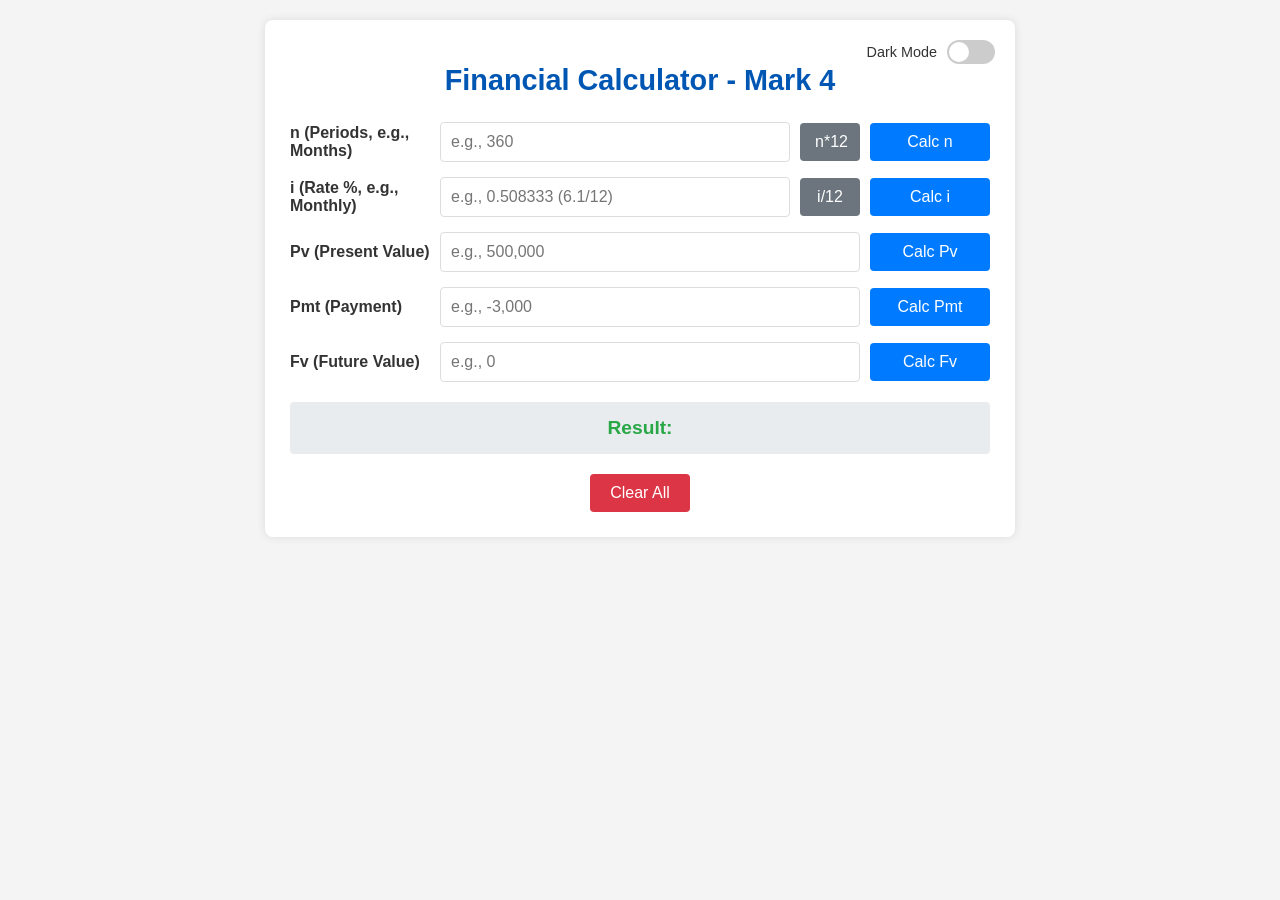
<file: fincalc-mark4.html>
<!DOCTYPE html>
<html lang="en">
<head>
    <meta charset="UTF-8">
    <meta name="viewport" content="width=device-width, initial-scale=1.0">
    <title>Financial Calculator - Mark 4</title>
    <style>
        /* CSS Variables for theming */
        :root {
            /* Light mode defaults */
            --bg-color: #f4f4f4;
            --container-bg-color: #fff;
            --text-color: #333;
            --header-color: #0056b3;
            --input-border-color: #ddd;
            --output-bg-color: #e9ecef;
            --output-text-color: #28a745;
            --error-color: #dc3545;
            --table-header-bg: #f2f2f2;
            --table-row-even-bg: #f9f9f9;
            --button-primary-bg: #007bff;
            --button-primary-hover-bg: #0056b3;
            --button-secondary-bg: #6c757d;
            --button-secondary-hover-bg: #5a6268;
            --button-clear-bg: #dc3545;
            --button-clear-hover-bg: #c82333;
            --toggle-bg: #ccc;
            --toggle-handle-bg: #fff;
        }

        body[data-theme="dark"] {
            --bg-color: #282c34;
            --container-bg-color: #3b424d;
            --text-color: #e0e0e0;
            --header-color: #61dafb;
            --input-border-color: #555;
            --output-bg-color: #4a515c;
            --output-text-color: #90ee90;
            --error-color: #ff6b6b;
            --table-header-bg: #4c545e;
            --table-row-even-bg: #3f4751;
            --button-primary-bg: #61dafb;
            --button-primary-hover-bg: #21a1f1;
            --button-secondary-bg: #7f8c8d;
            --button-secondary-hover-bg: #95a5a6;
            --button-clear-bg: #e74c3c;
            --button-clear-hover-bg: #c0392b;
            --toggle-bg: #555;
            --toggle-handle-bg: #aaa;
        }

        body {
            font-family: Arial, sans-serif;
            margin: 0;
            padding: 20px;
            background-color: var(--bg-color);
            color: var(--text-color);
            box-sizing: border-box;
            transition: background-color 0.3s, color 0.3s; /* Smooth theme transition */
        }
        .container {
            background-color: var(--container-bg-color);
            padding: 25px;
            border-radius: 8px;
            box-shadow: 0 0 10px rgba(0, 0, 0, 0.1);
            max-width: 750px;
            margin: auto;
            box-sizing: border-box;
            position: relative; /* For toggle positioning */
        }
        h1 {
            text-align: center;
            color: var(--header-color);
            margin-bottom: 25px;
            font-size: 1.8em;
        }
        .input-group {
            margin-bottom: 15px;
            display: flex;
            align-items: center;
            flex-wrap: wrap;
            gap: 10px;
        }
        .input-group label {
            flex-shrink: 0;
            width: 140px;
            font-weight: bold;
            text-align: left;
        }
        .input-group input[type="text"],
        .input-group input[type="number"] {
            flex-grow: 1;
            padding: 10px;
            border: 1px solid var(--input-border-color);
            border-radius: 4px;
            font-size: 1em;
            min-width: 150px;
            background-color: var(--container-bg-color); /* Input background matches container */
            color: var(--text-color);
        }
        .input-group .action-button {
            padding: 10px 15px;
            background-color: var(--button-primary-bg);
            color: white;
            border: none;
            border-radius: 4px;
            cursor: pointer;
            font-size: 1em;
            box-sizing: border-box;
            white-space: nowrap;
            flex-shrink: 0;
            margin-left: 0;
            transition: background-color 0.2s; /* Smooth hover transition */
        }
        .input-group .action-button.calc-button {
             width: 120px;
        }
        .input-group .action-button.conversion-button {
             background-color: var(--button-secondary-bg);
             width: 60px;
        }
        .input-group .action-button:hover {
            background-color: var(--button-primary-hover-bg);
        }
        .input-group .action-button.conversion-button:hover {
            background-color: var(--button-secondary-hover-bg);
        }
        .output-group {
            margin-top: 20px;
            padding: 15px;
            background-color: var(--output-bg-color);
            border-radius: 4px;
            font-size: 1.2em;
            text-align: center;
            font-weight: bold;
            color: var(--output-text-color);
        }
        .output-group div {
            margin-bottom: 5px;
        }
        .controls {
            display: flex;
            justify-content: center;
            margin-top: 20px;
        }
        .controls button.clear {
            background-color: var(--button-clear-bg);
            color: white;
            padding: 10px 20px;
            border: none;
            border-radius: 4px;
            cursor: pointer;
            font-size: 1em;
            transition: background-color 0.2s;
        }
        .controls button.clear:hover {
            background-color: var(--button-clear-hover-bg);
        }
        .error-message {
            color: var(--error-color);
            text-align: center;
            margin-top: 10px;
            font-weight: bold;
        }

        /* Amortization Table Styles */
        .amortization-table-container {
            margin-top: 30px;
            max-height: 400px;
            overflow-x: auto;
            overflow-y: auto;
            border: 1px solid var(--input-border-color); /* Use general border color */
            border-radius: 4px;
            background-color: var(--container-bg-color);
        }
        .amortization-table {
            width: 100%;
            min-width: 600px;
            border-collapse: collapse;
            font-size: 0.9em;
            text-align: right;
            color: var(--text-color); /* Table text color */
        }
        .amortization-table th, .amortization-table td {
            padding: 8px;
            border: 1px solid var(--input-border-color);
            white-space: nowrap;
        }
        .amortization-table th {
            background-color: var(--table-header-bg);
            font-weight: bold;
            text-align: center;
            position: sticky;
            top: 0;
            z-index: 1;
        }
        .amortization-table tbody tr:nth-child(even) {
            background-color: var(--table-row-even-bg);
        }

        /* Theme Toggle Switch */
        .theme-switch-wrapper {
            position: absolute;
            top: 20px;
            right: 20px;
            display: flex;
            align-items: center;
            gap: 10px;
        }
        .theme-switch-wrapper span {
            font-size: 0.9em;
            color: var(--text-color);
            white-space: nowrap;
        }
        .theme-switch {
            display: inline-block;
            height: 24px;
            position: relative;
            width: 48px;
        }
        .theme-switch input {
            display: none;
        }
        .slider {
            background-color: var(--toggle-bg);
            bottom: 0;
            cursor: pointer;
            left: 0;
            position: absolute;
            right: 0;
            top: 0;
            transition: .4s;
        }
        .slider:before {
            background-color: var(--toggle-handle-bg);
            bottom: 2px;
            content: "";
            height: 20px;
            left: 2px;
            position: absolute;
            width: 20px;
            transition: .4s;
        }
        input:checked + .slider {
            background-color: var(--header-color); /* Active toggle background */
        }
        input:checked + .slider:before {
            transform: translateX(24px);
        }
        .slider.round {
            border-radius: 34px;
        }
        .slider.round:before {
            border-radius: 50%;
        }

        /* Responsive adjustments for smaller screens (e.g., mobile phones) */
        @media (max-width: 768px) {
            body {
                padding: 10px;
            }
            .container {
                padding: 15px;
            }
            h1 {
                font-size: 1.5em;
                margin-top: 40px; /* Make space for the toggle above */
            }
            .input-group {
                flex-direction: column;
                align-items: stretch;
                gap: 5px;
            }
            .input-group label {
                width: auto;
                margin-right: 0;
                text-align: left;
                margin-bottom: 5px;
            }
            .input-group input[type="text"],
            .input-group input[type="number"] {
                width: auto;
                min-width: unset;
            }
            .input-group .action-button {
                width: 100%;
                margin-left: 0;
                margin-top: 5px;
            }
            .input-group .action-button.calc-button,
            .input-group .action-button.conversion-button {
                width: 100%;
            }
            .output-group {
                font-size: 1em;
                padding: 10px;
            }
            .theme-switch-wrapper {
                top: 10px;
                right: 10px;
                flex-direction: column;
                align-items: flex-end;
                gap: 5px;
            }
            .theme-switch-wrapper span {
                font-size: 0.8em;
            }
        }
    </style>
</head>
<body>
    <div class="container">
        <div class="theme-switch-wrapper">
            <span>Dark Mode</span>
            <label class="theme-switch" for="checkbox">
                <input type="checkbox" id="checkbox" onclick="toggleTheme()" />
                <div class="slider round"></div>
            </label>
        </div>

        <h1>Financial Calculator - Mark 4</h1>

        <div class="input-group">
            <label for="n">n (Periods, e.g., Months)</label>
            <input type="number" id="n" placeholder="e.g., 360">
            <button class="action-button conversion-button" onclick="multiplyBy12('n')">n*12</button>
            <button class="action-button calc-button" onclick="calculate('n')">Calc n</button>
        </div>
        <div class="input-group">
            <label for="i">i (Rate %, e.g., Monthly)</label>
            <input type="number" id="i" placeholder="e.g., 0.508333 (6.1/12)">
            <button class="action-button conversion-button" onclick="divideBy12('i')">i/12</button>
            <button class="action-button calc-button" onclick="calculate('i')">Calc i</button>
        </div>
        <div class="input-group">
            <label for="pv">Pv (Present Value)</label>
            <input type="text" id="pv" placeholder="e.g., 500,000" inputmode="decimal">
            <button class="action-button calc-button" onclick="calculate('pv')">Calc Pv</button>
        </div>
        <div class="input-group">
            <label for="pmt">Pmt (Payment)</label>
            <input type="text" id="pmt" placeholder="e.g., -3,000" inputmode="decimal">
            <button class="action-button calc-button" onclick="calculate('pmt')">Calc Pmt</button>
        </div>
        <div class="input-group">
            <label for="fv">Fv (Future Value)</label>
            <input type="text" id="fv" placeholder="e.g., 0" inputmode="decimal">
            <button class="action-button calc-button" onclick="calculate('fv')">Calc Fv</button>
        </div>

        <div class="output-group" id="outputResultGroup">
            Result: <span id="result"></span>
        </div>
        <div class="error-message" id="errorMessage"></div>

        <div class="controls">
            <button class="clear" onclick="clearInputs()">Clear All</button>
        </div>

        <div id="amortizationTableContainer" class="amortization-table-container" style="display: none;">
            <h2>Repayment Schedule</h2>
            <table class="amortization-table">
                <thead>
                    <tr>
                        <th>Period</th>
                        <th>Beginning Balance</th>
                        <th>Payment</th>
                        <th>Interest Paid</th>
                        <th>Principal Paid</th>
                        <th>Ending Balance</th>
                    </tr>
                </thead>
                <tbody id="amortizationTableBody">
                    </tbody>
            </table>
        </div>

    </div>

    <script>
        // Theme toggle logic
        function toggleTheme() {
            const body = document.body;
            const checkbox = document.getElementById('checkbox');
            if (checkbox.checked) {
                body.setAttribute('data-theme', 'dark');
                localStorage.setItem('theme', 'dark');
            } else {
                body.removeAttribute('data-theme');
                localStorage.setItem('theme', 'light');
            }
        }

        // Load theme on page load
        document.addEventListener('DOMContentLoaded', () => {
            const savedTheme = localStorage.getItem('theme');
            const checkbox = document.getElementById('checkbox');
            if (savedTheme === 'dark') {
                document.body.setAttribute('data-theme', 'dark');
                checkbox.checked = true;
            } else {
                document.body.removeAttribute('data-theme');
                checkbox.checked = false;
            }
        });


        function getInputValue(id) {
            const element = document.getElementById(id);
            if (element.value === '') {
                return null;
            }
            if (id === 'pv' || id === 'pmt' || id === 'fv') {
                // Ensure commas are removed before parsing
                return parseFloat(element.value.replace(/,/g, ''));
            }
            return parseFloat(element.value);
        }

        function formatNumberWithCommas(x, decimalPlaces = 2) {
            if (x === null || isNaN(x)) {
                return '';
            }
            // Use Math.abs for formatting the absolute value, then reapply sign if negative
            const isNegative = x < 0;
            let formatted = Number(Math.abs(x)).toFixed(decimalPlaces).replace(/\B(?=(\d{3})+(?!\d))/g, ',');
            return isNegative ? `(${formatted})` : formatted; // Use parentheses for negative numbers
        }

        function setOutput(value, label = '', totalRepayments = null, totalInterest = null) {
            const outputResultGroup = document.getElementById('outputResultGroup');
            outputResultGroup.innerHTML = 'Result: <span id="result"></span>'; // Reset to initial state
            const resultElement = document.getElementById('result');
            const errorMessageElement = document.getElementById('errorMessage');

            if (value === null || isNaN(value)) {
                resultElement.textContent = 'Error: Invalid calculation';
                resultElement.style.color = 'var(--error-color)';
                errorMessageElement.textContent = '';
                document.getElementById('amortizationTableContainer').style.display = 'none';
            } else {
                resultElement.style.color = 'var(--output-text-color)';
                errorMessageElement.textContent = '';

                if (label.includes('i:')) {
                    const periodicRate = value;
                    const annualRate = value * 12;
                    resultElement.textContent = `i (Periodic %): ${periodicRate.toFixed(6)}`;
                    const annualLine = document.createElement('div');
                    annualLine.textContent = `i (Annual %): ${annualRate.toFixed(6)}`;
                    outputResultGroup.appendChild(annualLine);

                } else if (label.includes('n:')) {
                    const totalPeriods = value;
                    const years = value / 12;
                    resultElement.textContent = `n (Periods): ${totalPeriods.toFixed(4)}`;
                    const yearsLine = document.createElement('div');
                    yearsLine.textContent = `n (Years): ${years.toFixed(4)}`;
                    outputResultGroup.appendChild(yearsLine);

                } else {
                    let formattedValue = formatNumberWithCommas(value, 2);
                    resultElement.textContent = `${label}${formattedValue}`;
                }

                if (totalRepayments !== null && totalInterest !== null) {
                    const totalRepaymentsLine = document.createElement('div');
                    totalRepaymentsLine.style.marginTop = '10px';
                    totalRepaymentsLine.textContent = `Total Loan Repayments: ${formatNumberWithCommas(totalRepayments, 2)}`;
                    outputResultGroup.appendChild(totalRepaymentsLine);

                    const totalInterestLine = document.createElement('div');
                    totalInterestLine.textContent = `Total Interest Charged: ${formatNumberWithCommas(totalInterest, 2)}`;
                    outputResultGroup.appendChild(totalInterestLine);
                }
            }
        }

        function displayError(message) {
            const errorMessageElement = document.getElementById('errorMessage');
            const outputResultGroup = document.getElementById('outputResultGroup');
            outputResultGroup.innerHTML = 'Result: <span id="result"></span>';
            const resultElement = document.getElementById('result');

            errorMessageElement.textContent = message;
            resultElement.textContent = '';
            document.getElementById('amortizationTableContainer').style.display = 'none';
        }

        function multiplyBy12(id) {
            const inputElement = document.getElementById(id);
            let currentValue = parseFloat(inputElement.value);
            if (!isNaN(currentValue)) {
                inputElement.value = (currentValue * 12).toFixed(0);
                displayError('');
                setOutput('');
            } else {
                displayError("Please enter a number to multiply.");
            }
        }

        function divideBy12(id) {
            const inputElement = document.getElementById(id);
            let currentValue = parseFloat(inputElement.value);
            if (!isNaN(currentValue)) {
                inputElement.value = (currentValue / 12).toFixed(6);
                displayError('');
                setOutput('');
            } else {
                displayError("Please enter a number to divide.");
            }
        }

        function generateAmortizationTable(n, i_per_period, pv, pmt) {
            const tableBody = document.getElementById('amortizationTableBody');
            tableBody.innerHTML = '';
            const tableContainer = document.getElementById('amortizationTableContainer');
            tableContainer.style.display = 'block';

            let beginningBalance = pv;
            const epsilon = 0.01;

            const maxPeriodsToShow = 1000;
            const actualPeriods = Math.min(n, maxPeriodsToShow);

            const isLoan = (pv > 0 && pmt < 0);
            const isSavings = (pv <= 0 && pmt > 0);

            let totalInterestPaid = 0;
            let totalPrincipalPaid = 0;
            let totalPaymentsMade = 0;
            let periodsCompleted = 0;

            for (let period = 1; period <= actualPeriods; period++) {
                let interestPaid;
                let principalPaid;
                let endingBalance;
                let currentPayment = pmt;

                if (isLoan && beginningBalance > epsilon && period === n) {
                    interestPaid = -beginningBalance * i_per_period;
                    principalPaid = -beginningBalance;
                    currentPayment = interestPaid + principalPaid;
                    endingBalance = 0;
                } else if (i_per_period === 0) {
                    interestPaid = 0;
                    principalPaid = -currentPayment;
                    endingBalance = beginningBalance + currentPayment;
                } else {
                    interestPaid = -beginningBalance * i_per_period;
                    principalPaid = currentPayment - interestPaid;
                    endingBalance = beginningBalance + principalPaid;
                }

                totalInterestPaid += interestPaid;
                totalPrincipalPaid += principalPaid;
                totalPaymentsMade += currentPayment;
                periodsCompleted = period;

                const row = tableBody.insertRow();
                row.insertCell().textContent = period;
                row.insertCell().textContent = formatNumberWithCommas(beginningBalance, 2);
                row.insertCell().textContent = formatNumberWithCommas(currentPayment, 2);
                row.insertCell().textContent = formatNumberWithCommas(interestPaid, 2);
                row.insertCell().textContent = formatNumberWithCommas(principalPaid, 2);
                row.insertCell().textContent = formatNumberWithCommas(endingBalance, 2);

                beginningBalance = endingBalance;

                if (isLoan && beginningBalance < epsilon && period !== n) {
                    break;
                }
            }

            if (isLoan && periodsCompleted > 0) {
                const totalRow = tableBody.insertRow();
                totalRow.style.fontWeight = 'bold';
                totalRow.insertCell().textContent = 'Totals';
                totalRow.insertCell().textContent = '';
                totalRow.insertCell().textContent = formatNumberWithCommas(totalPaymentsMade, 2);
                totalRow.insertCell().textContent = formatNumberWithCommas(totalInterestPaid, 2);
                totalRow.insertCell().textContent = formatNumberWithCommas(totalPrincipalPaid, 2);
                totalRow.insertCell().textContent = formatNumberWithCommas(0, 2);
            } else if (isSavings && periodsCompleted > 0) {
                 const finalFv = calculateFV(pv, pmt, n, i_per_period);
                 const totalRow = tableBody.insertRow();
                 totalRow.style.fontWeight = 'bold';
                 totalRow.insertCell().textContent = 'Final';
                 totalRow.insertCell().textContent = '';
                 totalRow.insertCell().textContent = formatNumberWithCommas(totalPaymentsMade, 2);
                 const interestEarned = finalFv - (pv + totalPaymentsMade);
                 totalRow.insertCell().textContent = formatNumberWithCommas(interestEarned, 2);
                 totalRow.insertCell().textContent = '';
                 totalRow.insertCell().textContent = formatNumberWithCommas(finalFv, 2);
            }

            return { totalRepayments: totalPaymentsMade, totalInterest: totalInterestPaid };
        }

        function calculateFV(pv, pmt, n, i_per_period) {
            if (i_per_period === 0) {
                return pv + pmt * n;
            }
            return pv * Math.pow(1 + i_per_period, n) + pmt * ((Math.pow(1 + i_per_period, n) - 1) / i_per_period);
        }


        function calculate(calcFor) {
            document.getElementById('outputResultGroup').innerHTML = 'Result: <span id="result"></span>';
            document.getElementById('errorMessage').textContent = '';
            document.getElementById('amortizationTableContainer').style.display = 'none';

            let n_val = getInputValue('n');
            let i_val = getInputValue('i');
            let pv_val = getInputValue('pv');
            let pmt_val = getInputValue('pmt');
            let fv_val = getInputValue('fv');

            let i_calc = i_val !== null ? i_val / 100 : null;
            let n_calc = n_val;

            const inputs = [n_val, i_val, pv_val, pmt_val, fv_val];
            const missingCount = inputs.filter(val => val === null).length;

            if (missingCount !== 1) {
                displayError("Please provide exactly four values to calculate the fifth.");
                return;
            }

            let result;
            let tempPv = pv_val;
            let tempPmt = pmt_val;
            let tempN = n_val;
            let tempI = i_calc;

            if (calcFor !== 'i' && i_calc === 0) {
                 if (n_calc === 0) {
                     displayError("Cannot calculate with n=0 and i=0 unless it's a direct transfer.");
                     return;
                 }
                 if (calcFor === 'fv') {
                     result = pv_val + pmt_val * n_calc;
                 } else if (calcFor === 'pv') {
                     result = -fv_val - pmt_val * n_calc;
                     tempPv = result;
                 } else if (calcFor === 'pmt') {
                     if (n_calc === 0) {
                         displayError("Cannot calculate Pmt when n=0 and i=0.");
                         return;
                     }
                     result = (-fv_val - pv_val) / n_calc;
                     tempPmt = result;
                 } else if (calcFor === 'n') {
                     if (pmt_val === 0) {
                        if (Math.abs(pv_val + fv_val) > 0.0001) {
                             displayError("Cannot calculate n when Pmt=0 and i=0 unless Pv + Fv is 0.");
                             return;
                        }
                        displayError("Cannot determine 'n' when Pmt=0, i=0, and Pv+Fv=0 (infinite solutions).");
                        return;
                     }
                     result = (-fv_val - pv_val) / pmt_val;
                     tempN = result;
                 }
            } else {
                switch (calcFor) {
                    case 'fv':
                        result = pv_val * Math.pow(1 + i_calc, n_calc) + pmt_val * ((Math.pow(1 + i_calc, n_calc) - 1) / i_calc);
                        break;
                    case 'pv':
                        let annuityFactorPv = (Math.pow(1 + i_calc, n_calc) - 1) / i_calc;
                        if (Math.pow(1 + i_calc, n_calc) === 0) {
                            displayError("Cannot calculate Pv. Division by zero likely due to extreme i or n values.");
                            return;
                        }
                        result = (-fv_val - pmt_val * annuityFactorPv) / Math.pow(1 + i_calc, n_calc);
                        tempPv = result;
                        break;
                    case 'pmt':
                        let annuityFactorPmt = (Math.pow(1 + i_calc, n_calc) - 1) / i_calc;
                        if (annuityFactorPmt === 0) {
                            displayError("Cannot calculate Pmt. Division by zero likely due to i or n values.");
                            return;
                        }
                        result = (-fv_val - pv_val * Math.pow(1 + i_calc, n_calc)) / annuityFactorPmt;
                        tempPmt = result;
                        break;
                    case 'n':
                        if (pmt_val === 0) {
                            if (pv_val === 0) { displayError("Cannot calculate n with Pv=0 and Pmt=0."); return; }
                            if (i_calc <= -1) { displayError("Invalid interest rate for n calculation (i <= -100%)."); return; }
                            if ((-fv_val / pv_val) <= 0) {
                                displayError("Invalid inputs for n calculation when Pmt=0. Fv and Pv must have opposite signs for a solution.");
                                return;
                            }
                            result = Math.log(-fv_val / pv_val) / Math.log(1 + i_calc);
                        } else {
                            let low = 0;
                            let high = 10000;
                            let epsilon = 0.0001;
                            let maxIterations = 1000;
                            let foundN = false;

                            for (let k = 0; k < maxIterations; k++) {
                                let currentN = (low + high) / 2;
                                let f_n;
                                if (i_calc === 0) {
                                    f_n = pv_val + pmt_val * currentN + fv_val;
                                } else {
                                    f_n = pv_val * Math.pow(1 + i_calc, currentN) + pmt_val * ((Math.pow(1 + i_calc, currentN) - 1) / i_calc) + fv_val;
                                }

                                if (Math.abs(f_n) < epsilon) {
                                    result = currentN;
                                    foundN = true;
                                    break;
                                }

                                if (f_n > 0) {
                                    high = currentN;
                                } else {
                                    low = currentN;
                                }

                                if (k === maxIterations - 1 && !foundN && Math.abs(f_n) > epsilon * 10) {
                                     displayError("Could not find a precise 'n' within iterations. Check inputs and ensure a solution exists.");
                                     return;
                                }
                            }
                            if (!foundN) {
                                displayError("Could not find a precise 'n' within iterations. Check inputs and ensure a solution exists.");
                                return;
                            }
                        }
                        if (result < 0) {
                            displayError("Calculated 'n' is negative. Check inputs (e.g., signs of Pv, Pmt, Fv) or if a solution is possible.");
                            return;
                        }
                        tempN = result;
                        break;
                    case 'i':
                        let guess_i = 0.005;
                        let iterations_i = 1000;
                        let tolerance_i = 0.00000001;

                        if (pv_val === 0 && pmt_val === 0) {
                            displayError("Cannot calculate 'i' when Pv=0 and Pmt=0.");
                            return;
                        }
                        if (n_calc <= 0) {
                            displayError("Periods (n) must be greater than 0 to calculate 'i'.");
                            return;
                        }

                        if (pv_val > 0 && pmt_val < 0 && fv_val <= 0) {
                            if (Math.abs(pmt_val * n_calc) < pv_val) {
                                guess_i = -0.001;
                            } else if (Math.abs(pmt_val * n_calc) > pv_val * 2) {
                                guess_i = 0.01;
                            } else {
                                guess_i = 0.005;
                            }
                        } else if (pv_val <= 0 && pmt_val > 0 && fv_val >= 0) {
                            if (pv_val + (pmt_val * n_calc) > fv_val) {
                                guess_i = -0.001;
                            } else if (fv_val > (pmt_val * n_calc) * 2 && pv_val === 0) {
                                guess_i = 0.01;
                            } else {
                                guess_i = 0.005;
                            }
                        }


                        let foundI = false;
                        for (let k = 0; k < iterations_i; k++) {
                            let term1 = pv_val * Math.pow(1 + guess_i, n_calc);
                            let term2;
                            if (Math.abs(guess_i) < 1e-9) {
                                term2 = pmt_val * n_calc;
                            } else {
                                term2 = pmt_val * ((Math.pow(1 + guess_i, n_calc) - 1) / guess_i);
                            }
                            let F_i = term1 + term2 + fv_val;

                            let F_prime_i;
                            if (Math.abs(guess_i) < 1e-9) {
                                F_prime_i = pv_val * n_calc + pmt_val * n_calc * (n_calc - 1) / 2;
                            } else {
                                F_prime_i = pv_val * n_calc * Math.pow(1 + guess_i, n_calc - 1) +
                                            pmt_val * (n_calc * Math.pow(1 + guess_i, n_calc - 1) * guess_i - (Math.pow(1 + guess_i, n_calc) - 1)) / (guess_i * guess_i);
                            }

                            if (Math.abs(F_prime_i) < tolerance_i) {
                                 if (k < 100) {
                                    guess_i += 0.0001;
                                    continue;
                                 }
                                 displayError("Cannot calculate 'i'. Derivative too close to zero or bad initial guess. Try adjusting inputs.");
                                 return;
                            }

                            let nextGuess = guess_i - F_i / F_prime_i;

                            if (Math.abs(nextGuess - guess_i) < tolerance_i) {
                                guess_i = nextGuess;
                                foundI = true;
                                break;
                            }
                            guess_i = nextGuess;

                            if (guess_i <= -0.999999) {
                                guess_i = -0.999999;
                                if (Math.abs(F_i) > tolerance_i * 100 && k > 500) {
                                    displayError("Could not calculate 'i'. Rate suggests greater than -100% or no solution.");
                                    return;
                                }
                            }
                        }
                        if (!foundI || isNaN(guess_i) || guess_i <= -0.999999) {
                             displayError("Could not calculate 'i' within iterations or result is invalid. Check inputs.");
                             return;
                        }
                        result = guess_i * 100;
                        tempI = result / 100;
                        break;
                    default:
                        displayError("Unknown calculation type.");
                        return;
                }
            }


            let finalTotalRepayments = null;
            let finalTotalInterest = null;

            if (tempN !== null && tempI !== null && tempPv !== null && tempPmt !== null && tempN > 0) {
                const isLoan = (tempPv > 0 && tempPmt < 0);
                const isSavings = (tempPv <= 0 && tempPmt > 0);

                if ((isLoan || isSavings) && Math.abs(tempPmt) > 0.001) {
                     const totals = generateAmortizationTable(tempN, tempI, tempPv, tempPmt);
                     finalTotalRepayments = totals.totalRepayments;
                     finalTotalInterest = totals.totalInterest;
                }
            }

            let displayLabel = '';
            switch(calcFor) {
                case 'fv': displayLabel = 'Fv: '; break;
                case 'pv': displayLabel = 'Pv: '; break;
                case 'pmt': displayLabel = 'Pmt: '; break;
                case 'n': displayLabel = 'n: '; break;
                case 'i': displayLabel = 'i: '; break;
            }
            setOutput(result, displayLabel, finalTotalRepayments, finalTotalInterest);
        }

        function clearInputs() {
            document.getElementById('n').value = '';
            document.getElementById('i').value = '';
            document.getElementById('pv').value = '';
            document.getElementById('pmt').value = '';
            document.getElementById('fv').value = '';
            document.getElementById('outputResultGroup').innerHTML = 'Result: <span id="result"></span>';
            document.getElementById('errorMessage').textContent = '';
            document.getElementById('amortizationTableContainer').style.display = 'none';
        }
    </script>
</body>
</html>
</file>
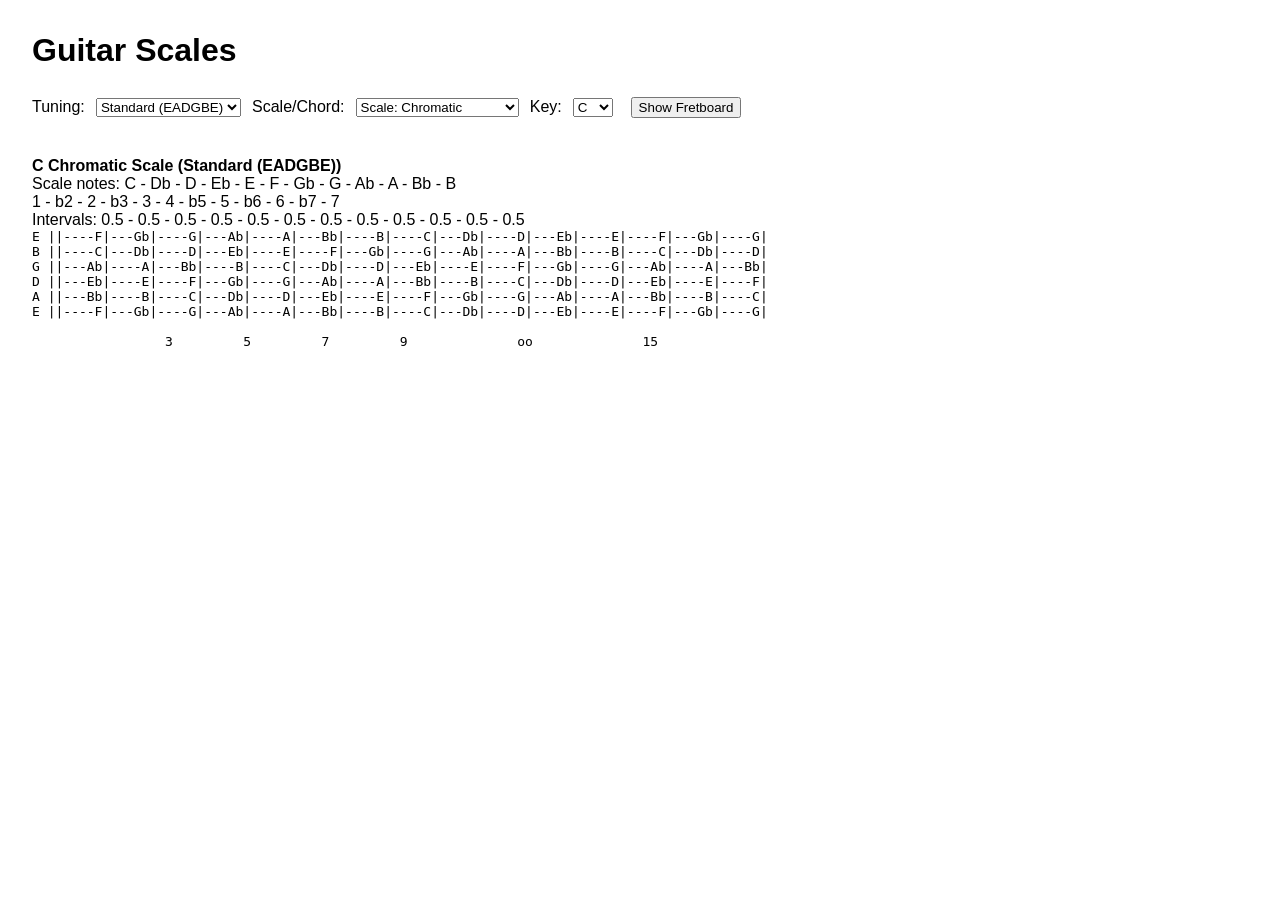
<file: guitarscales.html>
<!DOCTYPE html>
<html lang="en">
<head>
  <meta charset="UTF-8">
  <title>Guitar Scales</title>
  <style>
    body { font-family: Arial, sans-serif; margin: 2em; }
    .fretboard { font-family: monospace; white-space: pre; }
    select, button { margin: 0.5em; }
    .output { margin-top: 2em; }
  </style>
</head>
<body>
  <h1>Guitar Scales</h1>
  <label for="tuning">Tuning:</label>
  <select id="tuning"></select>
  <label for="scale">Scale/Chord:</label>
  <select id="scale"></select>
  <label for="key">Key:</label>
  <select id="key"></select>
  <button onclick="renderFretboard()">Show Fretboard</button>
  <div class="output" id="output"></div>

<script>
const MAXFRET = 16;
const notes_flat =  ['C', 'Db', 'D', 'Eb', 'E', 'F', 'Gb', 'G', 'Ab', 'A', 'Bb', 'B'];
const notes_sharp = ['C', 'C#', 'D', 'D#', 'E', 'F', 'F#', 'G', 'G#', 'A', 'A#', 'B'];
const tunings = {
  'Standard (EADGBE)': [4, 11, 7, 2, 9, 4],
  'DADGAD': [2, 9, 7, 2, 9, 2],
  'Drop D (DADGBE)': [2, 9, 7, 2, 9, 4],
  'Open E (EBEG#BE)': [4, 11, 4, 8, 11, 4]
};
const scaledict = [
  ['Scale', 'Chromatic',        '1,b2,2,b3,3,4,b5,5,b6,6,b7,7'],
  ['Scale', 'Major',            '1,2,3,4,5,6,7'],
  ['Scale', 'Natural Minor',    '1,2,b3,4,5,b6,b7'],
  ['Scale', 'Harmonic Minor',   '1,2,b3,4,5,b6,7'],
  ['Scale', 'Major Pentatonic', '1,2,3,5,6'],
  ['Scale', 'Minor Pentatonic', '1,b3,4,5,b7'],
  ['Scale', 'Blues Pentatonic', '1,b3,4,b5,5,b7'],
  ['Mode', 'Ionian',            '1,2,3,4,5,6,7'],
  ['Mode', 'Dorian',            '1,2,b3,4,5,6,b7'],
  ['Mode', 'Phrygian',          '1,b2,b3,4,5,b6,b7'],
  ['Mode', 'Lydian',            '1,2,3,#4,5,6,7'],
  ['Mode', 'Mixolydian',        '1,2,3,4,5,6,b7'],
  ['Mode', 'Aeolian',           '1,2,b3,4,5,b6,b7'],
  ['Mode', 'Locrian',           '1,b2,b3,4,b5,b6,b7'],
  ['Chord', 'Major',            '1,3,5'],
  ['Chord', 'Minor',            '1,b3,5'],
  ['Chord', '7th',              '1,3,5,b7'],
  ['Chord', 'Major 7th',        '1,3,5,7'],
  ['Chord', 'Minor 7th',        '1,b3,5,b7'],
  ['Chord', '6th',              '1,3,5,6'],
  ['Chord', 'Augmented',        '1,3,#5'],
  ['Chord', 'Diminished',       '1,b3,b5']
];

function interval2idx(intervalinput) {
  const interval_flat =  ['1', 'b2', '2', 'b3', '3', '4', 'b5', '5', 'b6', '6', 'b7', '7'];
  const interval_sharp = ['1', '#1', '2', '#2', '3', '4', '#4', '5', '#5', '6', '#6', '7'];
  const useFlat = intervalinput.includes('b');
  const interval = useFlat ? interval_flat : interval_sharp;
  return intervalinput.split(',').map(x => interval.indexOf(x));
}

function center(text, width) {
  if (text.length >= width) return text;
  const leftPad = Math.floor((width - text.length) / 2);
  const rightPad = width - text.length - leftPad;
  return ' '.repeat(leftPad) + text + ' '.repeat(rightPad);
}

function populateDropdowns() {
  const tuningSel = document.getElementById('tuning');
  Object.keys(tunings).forEach((name, idx) => {
    const opt = document.createElement('option');
    opt.value = name;
    opt.text = name;
    tuningSel.appendChild(opt);
  });
  tuningSel.selectedIndex = 0; // Default to Standard tuning

  const scaleSel = document.getElementById('scale');
  scaledict.forEach((item, idx) => {
    const opt = document.createElement('option');
    opt.value = idx;
    opt.text = `${item[0]}: ${item[1]}`;
    scaleSel.appendChild(opt);
  });
  const keySel = document.getElementById('key');
  notes_sharp.forEach(note => {
    const opt = document.createElement('option');
    opt.value = note;
    opt.text = note;
    keySel.appendChild(opt);
  });
  notes_flat.forEach(note => {
    if (!notes_sharp.includes(note)) {
      const opt = document.createElement('option');
      opt.value = note;
      opt.text = note;
      keySel.appendChild(opt);
    }
  });
}

function renderFretboard() {
  const tuningName = document.getElementById('tuning').value;
  const strings = tunings[tuningName];
  const scaleinput = parseInt(document.getElementById('scale').value);
  let key = document.getElementById('key').value;
  key = key.charAt(0).toUpperCase() + key.slice(1);
  const scalevalues = scaledict[scaleinput][2];
  let notes;
  if (key.includes('b') || scalevalues.includes('b')) {
    notes = notes_flat;
  } else {
    notes = notes_sharp;
  }
  const scale = interval2idx(scalevalues).map(x => (x + notes.indexOf(key)) % 12);
  const scalenotes = scale.map(x => notes[x]);
  const frets = strings.map(y => Array.from({length: MAXFRET}, (_, x) => notes[(x + y) % 12]));
  // Remove notes not in scale
  for (let x = 0; x < 6; x++) {
    for (let y = 0; y < MAXFRET; y++) {
      if (!scalenotes.includes(frets[x][y])) {
        frets[x][y] = '';
      }
    }
  }
  // Intervals
  const idx = interval2idx(scalevalues).concat([12]);
  const intervals = Array.from({length: idx.length-1}, (_, x) => ((idx[x+1]-idx[x])/2).toFixed(1)).join(' - ');
  // Pretty print
  const scalename = key + ' ' + scaledict[scaleinput][1] + ' ' + scaledict[scaleinput][0] + ' (' + tuningName + ')';
  let out = `<div><b>${scalename}</b></div>`;
  out += `<div>Scale notes: ${scalenotes.map(x => x.padStart(3,' ')).join(' - ')}</div>`;
  out += `<div>${' '.repeat(12)}${scalevalues.split(',').map(x => x.padStart(3,' ')).join(' - ')}</div>`;
  out += `<div>Intervals: ${intervals}</div>`;
  out += '<div class="fretboard">';
  for (let x = 0; x < 6; x++) {
    let line = '';
    let FRET = '|', NUT = '||';
    // Match Python behavior exactly: open string never gets parentheses
    if (frets[x][0] === '') {
      line += '  ' + NUT;
    } else {
      line += center(frets[x][0], 2) + NUT;
    }
    for (let y = 1; y < MAXFRET; y++) {
      if (frets[x][y] === '') {
        line += '-----' + FRET;
      } else if (frets[x][y] === scalenotes[0] && scaleinput !== 0) {
        line += ('(' + frets[x][y] + ')').padStart(5,'-') + FRET;
      } else {
        line += frets[x][y].padStart(5,'-') + FRET;
      }
    }
    out += line + '\n';
  }
  out += '\n' + ' '.repeat(17) + '3' + ' '.repeat(9) + '5' + ' '.repeat(9) + '7' + ' '.repeat(9) + '9' + ' '.repeat(14) + 'oo' + ' '.repeat(14) + '15';
  out += '</div>';
  document.getElementById('output').innerHTML = out;
}

populateDropdowns();
renderFretboard();
</script>
</body>
</html>
</file>
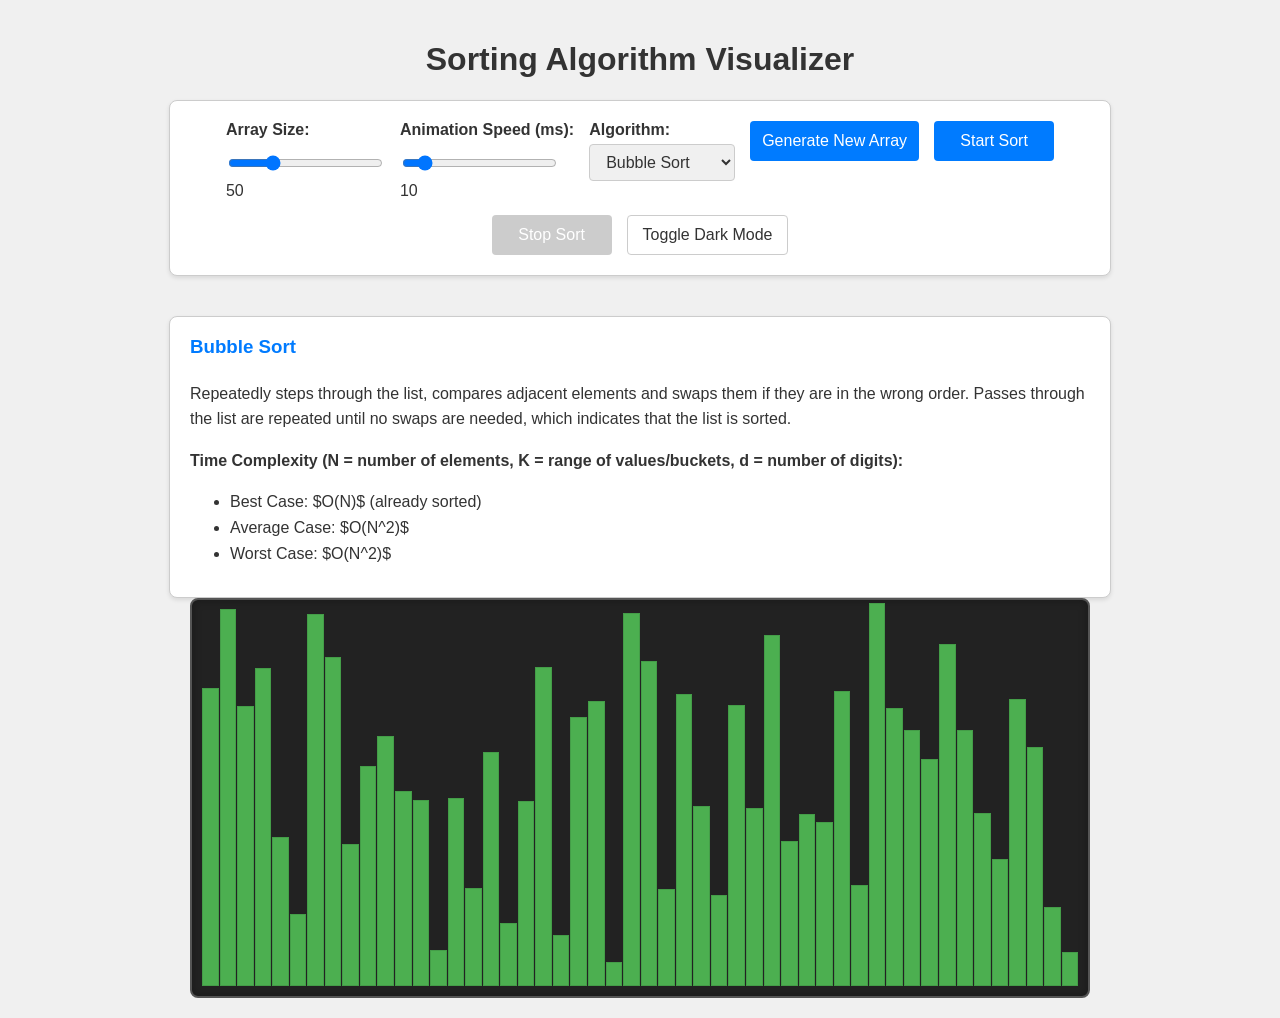
<file: sort.html>
<!DOCTYPE html>
<html lang="en">
<head>
    <meta charset="UTF-8">
    <meta name="viewport" content="width=device-width, initial-scale=1.0">
    <title>Sorting Algorithm Visualizer</title>
    <style>
        /* CSS Variables for Light Mode */
        :root {
            --bg-color: #f0f0f0;
            --text-color: #333;
            --controls-bg: #fff;
            --controls-border: #ccc;
            --button-bg: #007bff;
            --button-hover-bg: #0056b3;
            --button-disabled-bg: #cccccc;
            --visualization-bg: #222;
            --visualization-border: #555;
            --bar-color: #4CAF50; /* Green */
            --bar-comparing-color: #ffc107; /* Yellow */
            --bar-swapping-color: #dc3545; /* Red */
            --bar-sorted-color: #28a745; /* Darker Green */
            --info-bg: #fff;
            --info-header-color: #007bff;
        }

        /* Dark Mode overrides */
        body.dark-mode {
            --bg-color: #1a1a2e;
            --text-color: #e0e0e0;
            --controls-bg: #2a2a4a;
            --controls-border: #444;
            --button-bg: #4CAF50;
            --button-hover-bg: #367c39;
            --button-disabled-bg: #555;
            --visualization-bg: #0d0d1a;
            --visualization-border: #888;
            --bar-color: #6a05ad; /* Purple */
            --bar-comparing-color: #ffeb3b; /* Brighter Yellow */
            --bar-swapping-color: #ff4500; /* Orange-Red */
            --bar-sorted-color: #00bcd4; /* Cyan */
            --info-bg: #2a2a4a;
            --info-header-color: #00bcd4;
        }

        body {
            font-family: Arial, sans-serif;
            display: flex;
            flex-direction: column;
            align-items: center;
            margin: 0;
            padding: 20px;
            transition: background-color 0.3s ease, color 0.3s ease;
            background-color: var(--bg-color);
            color: var(--text-color);
        }
        .controls {
            background-color: var(--controls-bg);
            padding: 20px;
            border-radius: 8px;
            box-shadow: 0 2px 4px rgba(0,0,0,0.1);
            margin-bottom: 20px;
            display: flex;
            flex-wrap: wrap;
            gap: 15px;
            justify-content: center;
            width: 100%;
            max-width: 900px;
            transition: background-color 0.3s ease, border-color 0.3s ease;
            border: 1px solid var(--controls-border);
        }
        .controls div {
            display: flex;
            flex-direction: column;
            align-items: flex-start;
        }
        .controls label {
            margin-bottom: 5px;
            font-weight: bold;
            color: var(--text-color);
            transition: color 0.3s ease;
        }
        .controls input[type="range"], .controls select {
            padding: 8px 12px;
            border: 1px solid var(--controls-border);
            border-radius: 4px;
            font-size: 1em;
            cursor: pointer;
            background-color: var(--bg-color); /* Use general bg for these */
            color: var(--text-color);
            transition: background-color 0.3s ease, color 0.3s ease, border-color 0.3s ease;
        }
        .controls button {
            padding: 8px 12px;
            border: none;
            border-radius: 4px;
            font-size: 1em;
            cursor: pointer;
            background-color: var(--button-bg);
            color: white;
            transition: background-color 0.2s ease;
            min-width: 120px;
            height: 40px;
        }
        .controls button:hover {
            background-color: var(--button-hover-bg);
        }
        .controls button:disabled {
            background-color: var(--button-disabled-bg);
            cursor: not-allowed;
        }
        #darkModeToggle {
            background-color: var(--controls-bg); /* Match controls background */
            color: var(--text-color); /* Match text color */
            border: 1px solid var(--controls-border);
            min-width: unset; /* Remove min-width inherited from other buttons */
            width: fit-content;
            padding: 8px 15px;
            align-self: center; /* Center toggle button */
            cursor: pointer;
        }
        #darkModeToggle:hover {
            background-color: var(--controls-border);
        }

        .visualization-container {
            width: 100%;
            max-width: 900px;
            height: 400px;
            background-color: var(--visualization-bg);
            border-radius: 8px;
            box-shadow: inset 0 0 10px rgba(0,0,0,0.3);
            display: flex;
            align-items: flex-end;
            gap: 1px;
            padding: 10px;
            box-sizing: border-box;
            overflow: hidden;
            border: 2px solid var(--visualization-border);
            transition: background-color 0.3s ease, border-color 0.3s ease;
        }
        .bar {
            width: var(--bar-width);
            background-color: var(--bar-color);
            margin: 0;
            transition: height 0.1s ease-in-out, background-color 0.1s ease-in-out;
            border: 1px solid rgba(0,0,0,0.1);
        }
        .bar.comparing {
            background-color: var(--bar-comparing-color);
        }
        .bar.swapping {
            background-color: var(--bar-swapping-color);
        }
        .bar.sorted {
            background-color: var(--bar-sorted-color);
        }
        #algorithmInfo {
            background-color: var(--info-bg);
            padding: 15px 20px;
            border-radius: 8px;
            box-shadow: 0 2px 4px rgba(0,0,0,0.1);
            margin-top: 20px;
            max-width: 900px;
            width: 100%;
            color: var(--text-color);
            line-height: 1.6;
            transition: background-color 0.3s ease, color 0.3s ease;
            border: 1px solid var(--controls-border); /* Match controls border */
        }
        #algorithmInfo h3 {
            margin-top: 0;
            color: var(--info-header-color);
            transition: color 0.3s ease;
        }
        #algorithmInfo p {
            margin-bottom: 8px;
        }
        #algorithmInfo .complexity {
            font-weight: bold;
        }
    </style>
</head>
<body>
    <h1>Sorting Algorithm Visualizer</h1>

    <div class="controls">
        <div>
            <label for="arraySize">Array Size:</label>
            <input type="range" id="arraySize" min="10" max="200" value="50">
            <span id="arraySizeValue">50</span>
        </div>
        <div>
            <label for="animationSpeed">Animation Speed (ms):</label>
            <input type="range" id="animationSpeed" min="1" max="500" value="10">
            <span id="animationSpeedValue">10</span>
        </div>
        <div>
            <label for="algorithmSelect">Algorithm:</label>
            <select id="algorithmSelect">
                <option value="bubbleSort">Bubble Sort</option>
                <option value="selectionSort">Selection Sort</option>
                <option value="insertionSort">Insertion Sort</option>
                <option value="pancakeSort">Pancake Sort</option>
                <option value="combSort">Comb Sort</option>
                <option value="shellSort">Shell Sort</option>
                <option value="mergeSort">Merge Sort</option>
                <option value="quickSort">Quick Sort</option>
                <option value="heapSort">Heap Sort</option>
                <option value="countingSort">Counting Sort</option>
                <option value="radixSort">Radix Sort</option>
                <option value="bucketSort">Bucket Sort</option>
            </select>
        </div>
        <button id="generateBtn">Generate New Array</button>
        <button id="startBtn">Start Sort</button>
        <button id="stopBtn" disabled>Stop Sort</button>
        <button id="darkModeToggle">Toggle Dark Mode</button>
    </div>

    <div id="algorithmInfo">
        </div>

    <div class="visualization-container" id="visualizationContainer"></div>

    <script>
        const arraySizeInput = document.getElementById('arraySize');
        const arraySizeValueSpan = document.getElementById('arraySizeValue');
        const animationSpeedInput = document.getElementById('animationSpeed');
        const animationSpeedValueSpan = document.getElementById('animationSpeedValue');
        const algorithmSelect = document.getElementById('algorithmSelect');
        const generateBtn = document.getElementById('generateBtn');
        const startBtn = document.getElementById('startBtn');
        const stopBtn = document.getElementById('stopBtn');
        const visualizationContainer = document.getElementById('visualizationContainer');
        const algorithmInfoDiv = document.getElementById('algorithmInfo');
        const darkModeToggle = document.getElementById('darkModeToggle'); // Get the new toggle button

        let array = [];
        let arraySize = parseInt(arraySizeInput.value);
        let animationSpeed = parseInt(animationSpeedInput.value);
        let isSorting = false;
        let animationSteps = [];
        let currentStepIndex = 0;
        let animationFrameId = null;

        // Data for algorithm explanations and complexities
        const algorithmDetails = {
            bubbleSort: {
                name: "Bubble Sort",
                description: "Repeatedly steps through the list, compares adjacent elements and swaps them if they are in the wrong order. Passes through the list are repeated until no swaps are needed, which indicates that the list is sorted.",
                complexity: {
                    best: "$O(N)$ (already sorted)",
                    average: "$O(N^2)$",
                    worst: "$O(N^2)$"
                }
            },
            selectionSort: {
                name: "Selection Sort",
                description: "Divides the list into two parts: a sorted sublist and an unsorted sublist. It repeatedly finds the minimum element from the unsorted sublist and puts it at the end of the sorted sublist.",
                complexity: {
                    best: "$O(N^2)$",
                    average: "$O(N^2)$",
                    worst: "$O(N^2)$"
                }
            },
            insertionSort: {
                name: "Insertion Sort",
                description: "Builds the final sorted array one item at a time. It iterates through the input elements and consumes one input element in each repetition, building up a sorted output list. Each element is inserted into its correct position among the already sorted elements.",
                complexity: {
                    best: "$O(N)$ (already sorted)",
                    average: "$O(N^2)$",
                    worst: "$O(N^2)$"
                }
            },
            pancakeSort: {
                name: "Pancake Sort",
                description: "Sorts an array by repeatedly finding the largest unsorted element, flipping it to the beginning, and then flipping it to its correct sorted position. The only allowed operation is to 'flip' a prefix of the array.",
                complexity: {
                    best: "$O(N)$", // Technically can be O(N) for already sorted, but generally similar to average.
                    average: "$O(N^2)$",
                    worst: "$O(N^2)$"
                }
            },
            combSort: {
                name: "Comb Sort",
                description: "An improvement over Bubble Sort. It eliminates 'turtles' (small values near the end of the list) by using a gap that shrinks by a factor (usually 1.3) rather than 1. This allows elements to move quickly over long distances.",
                complexity: {
                    best: "$O(N \log N)$",
                    average: "$O(N \log N)$", // Empirically, performs closer to N log N
                    worst: "$O(N^2)$"
                }
            },
            shellSort: {
                name: "Shell Sort",
                description: "A generalization of Insertion Sort that allows the exchange of items that are far apart. It sorts elements that are at a certain gap apart, then progressively decreases the gap size until it becomes 1 (at which point it becomes an Insertion Sort).",
                complexity: {
                    best: "$O(N \log N)$ (depends on gap sequence)",
                    average: "$O(N \log^2 N)$ (varies greatly by gap sequence)",
                    worst: "$O(N^2)$ (depends on gap sequence)"
                }
            },
            mergeSort: {
                name: "Merge Sort",
                description: "A 'divide and conquer' algorithm. It repeatedly divides the array into two halves until it gets to arrays of 1 element. Then, it repeatedly merges the two sorted halves to produce new sorted arrays until there is only one sorted array.",
                complexity: {
                    best: "$O(N \log N)$",
                    average: "$O(N \log N)$",
                    worst: "$O(N \log N)$"
                }
            },
            quickSort: {
                name: "Quick Sort",
                description: "Another 'divide and conquer' algorithm. It picks an element as a 'pivot' and partitions the given array around the picked pivot. It then recursively sorts the sub-arrays created by the partition.",
                complexity: {
                    best: "$O(N \log N)$",
                    average: "$O(N \log N)$",
                    worst: "$O(N^2)$ (occurs with bad pivot choices, e.g., already sorted array)"
                }
            },
            heapSort: {
                name: "Heap Sort",
                description: "Uses a binary heap data structure. It first transforms the array into a max-heap. Then, it repeatedly extracts the maximum element from the heap (which is the root), swaps it with the last element, reduces the heap size, and re-heapifies.",
                complexity: {
                    best: "$O(N \log N)$",
                    average: "$O(N \log N)$",
                    worst: "$O(N \log N)$"
                }
            },
            countingSort: {
                name: "Counting Sort",
                description: "A non-comparison sorting algorithm. It counts the frequency of each distinct element in the input array. Then, it uses these counts to determine the position of each element in the sorted output array. Efficient for sorting integers within a specific range.",
                complexity: {
                    best: "$O(N + K)$ (K is the range of input values)",
                    average: "$O(N + K)$",
                    worst: "$O(N + K)$"
                }
            },
            radixSort: {
                name: "Radix Sort",
                description: "A non-comparison sorting algorithm that sorts data by processing individual digits (or bits). It typically uses a stable sorting algorithm (like Counting Sort) as a subroutine to sort elements based on each digit's place, from least significant to most significant.",
                complexity: {
                    best: "$O(d(N + K))$ (d = number of digits, K = base of numbers)",
                    average: "$O(d(N + K))$",
                    worst: "$O(d(N + K))$"
                }
            },
            bucketSort: {
                name: "Bucket Sort",
                description: "A non-comparison sorting algorithm that distributes elements of an array into a number of 'buckets'. Each bucket is then sorted individually (often using another sorting algorithm like Insertion Sort), and then the elements of the buckets are concatenated. Efficient when data is uniformly distributed.",
                complexity: {
                    best: "$O(N + K)$ (K = number of buckets, for uniform distribution)",
                    average: "$O(N + K)$",
                    worst: "$O(N^2)$ (if all elements fall into one bucket)"
                }
            }
        };

        // Update displayed values for range inputs
        arraySizeInput.oninput = () => {
            arraySizeValueSpan.textContent = arraySizeInput.value;
            arraySize = parseInt(arraySizeInput.value);
            generateRandomArray();
        };

        animationSpeedInput.oninput = () => {
            animationSpeedValueSpan.textContent = animationSpeedInput.value;
            animationSpeed = parseInt(animationSpeedInput.value);
        };

        generateBtn.onclick = generateRandomArray;
        startBtn.onclick = startSort;
        stopBtn.onclick = stopSort;

        // Event listener for algorithm selection
        algorithmSelect.onchange = displayAlgorithmInfo;

        // Dark Mode Toggle Logic
        darkModeToggle.onclick = () => {
            document.body.classList.toggle('dark-mode');
            // Save preference to localStorage
            if (document.body.classList.contains('dark-mode')) {
                localStorage.setItem('darkMode', 'enabled');
            } else {
                localStorage.setItem('darkMode', 'disabled');
            }
        };

        // Check for saved dark mode preference on load
        function loadDarkModePreference() {
            if (localStorage.getItem('darkMode') === 'enabled') {
                document.body.classList.add('dark-mode');
            }
        }


        function generateRandomArray() {
            if (isSorting) stopSort();
            array = [];
            // Max value for counting/radix sort needs to be considered
            // For now, keep range 20-400 for visualization
            for (let i = 0; i < arraySize; i++) {
                array.push(Math.floor(Math.random() * 380) + 20); // Values between 20 and 400 for bar height
            }
            drawArray(array);
            animationSteps = [];
            currentStepIndex = 0;
            startBtn.disabled = false;
            stopBtn.disabled = true;
        }

        function drawArray(arr, comparing = [], swapping = [], sorted = []) {
            visualizationContainer.innerHTML = '';
            // Adjust bar width based on container width and number of bars, accounting for gap
            const totalGapWidth = arr.length > 0 ? (arr.length - 1) * 1 : 0; // 1px gap between bars
            const barWidth = (visualizationContainer.clientWidth - totalGapWidth) / arr.length;
            arr.forEach((value, index) => {
                const bar = document.createElement('div');
                bar.classList.add('bar');
                bar.style.height = `${value}px`;
                bar.style.width = `${barWidth}px`;
                if (comparing.includes(index)) {
                    bar.classList.add('comparing');
                }
                if (swapping.includes(index)) {
                    bar.classList.add('swapping');
                }
                if (sorted.includes(index)) {
                    bar.classList.add('sorted');
                }
                visualizationContainer.appendChild(bar);
            });
        }

        function recordStep(arr, comparing = [], swapping = [], sorted = []) {
            animationSteps.push({
                array: [...arr],
                comparing: [...comparing],
                swapping: [...swapping],
                sorted: [...sorted]
            });
        }

        async function startSort() {
            if (isSorting) return;
            isSorting = true;
            generateBtn.disabled = true;
            startBtn.disabled = true;
            stopBtn.disabled = false;
            algorithmSelect.disabled = true;
            arraySizeInput.disabled = true;

            animationSteps = [];
            currentStepIndex = 0;
            recordStep(array); // Initial state

            const algorithm = algorithmSelect.value;
            let arrayCopy = [...array];

            // Execute the chosen algorithm to populate animationSteps
            switch (algorithm) {
                case 'bubbleSort':
                    await bubbleSort(arrayCopy);
                    break;
                case 'selectionSort':
                    await selectionSort(arrayCopy);
                    break;
                case 'shellSort':
                    await shellSort(arrayCopy);
                    break;
                case 'heapSort':
                    await heapSort(arrayCopy);
                    break;
                case 'mergeSort':
                    await mergeSort(arrayCopy, 0, arrayCopy.length - 1);
                    break;
                case 'quickSort':
                    await quickSort(arrayCopy, 0, arrayCopy.length - 1);
                    break;
                case 'insertionSort':
                    await insertionSort(arrayCopy);
                    break;
                case 'countingSort':
                    await countingSort(arrayCopy);
                    break;
                case 'radixSort':
                    await radixSort(arrayCopy);
                    break;
                case 'bucketSort':
                    await bucketSort(arrayCopy);
                    break;
                case 'combSort':
                    await combSort(arrayCopy);
                    break;
                case 'pancakeSort':
                    await pancakeSort(arrayCopy);
                    break;
                default:
                    console.error('Unknown algorithm');
                    isSorting = false; // Reset if algorithm not found
                    stopSort(); // Ensure buttons are re-enabled
                    return;
            }

            // Ensure the final sorted state is recorded and marked as sorted
            if(isSorting) { // Only record final state if sorting wasn't stopped prematurely
                recordStep(arrayCopy, [], [], Array.from({length: arrayCopy.length}, (_, i) => i));
            }

            // Start playing back the animation steps
            playAnimation();
        }

        function playAnimation() {
            if (!isSorting || currentStepIndex >= animationSteps.length) {
                stopSort();
                return;
            }

            const step = animationSteps[currentStepIndex];
            drawArray(step.array, step.comparing, step.swapping, step.sorted);
            currentStepIndex++;

            animationFrameId = setTimeout(() => {
                requestAnimationFrame(playAnimation);
            }, animationSpeed);
        }

        function stopSort() {
            isSorting = false;
            clearTimeout(animationFrameId);
            cancelAnimationFrame(animationFrameId); // Just in case, clear both
            generateBtn.disabled = false;
            startBtn.disabled = false;
            stopBtn.disabled = true;
            algorithmSelect.disabled = false;
            arraySizeInput.disabled = false;
            // Redraw final state if available, or current state
            if (animationSteps.length > 0) {
                const lastStep = animationSteps[animationSteps.length - 1];
                drawArray(lastStep.array, lastStep.comparing, lastStep.swapping, lastStep.sorted);
            } else {
                 drawArray(array); // If sorting was stopped before any steps recorded
            }
        }

        function displayAlgorithmInfo() {
            const selectedAlgorithm = algorithmSelect.value;
            const details = algorithmDetails[selectedAlgorithm];

            if (details) {
                algorithmInfoDiv.innerHTML = `
                    <h3>${details.name}</h3>
                    <p>${details.description}</p>
                    <p class="complexity">Time Complexity (N = number of elements, K = range of values/buckets, d = number of digits):</p>
                    <ul>
                        <li>Best Case: ${details.complexity.best}</li>
                        <li>Average Case: ${details.complexity.average}</li>
                        <li>Worst Case: ${details.complexity.worst}</li>
                    </ul>
                `;
            } else {
                algorithmInfoDiv.innerHTML = `<p>Select a sorting algorithm to see its details.</p>`;
            }
        }


        // --- Sorting Algorithms Implementations ---

        // Helper for swaps
        function swap(arr, i, j) {
            [arr[i], arr[j]] = [arr[j], arr[i]];
        }

        // Bubble Sort
        async function bubbleSort(arr) {
            let n = arr.length;
            for (let i = 0; i < n - 1; i++) {
                for (let j = 0; j < n - i - 1; j++) {
                    if (!isSorting) return;
                    recordStep(arr, [j, j + 1], [], Array.from({length: i}, (_, k) => n - 1 - k)); // Comparing
                    if (arr[j] > arr[j + 1]) {
                        swap(arr, j, j + 1);
                        recordStep(arr, [], [j, j + 1], Array.from({length: i}, (_, k) => n - 1 - k)); // Swapping
                    }
                }
                recordStep(arr, [], [], Array.from({length: i + 1}, (_, k) => n - 1 - k)); // Mark sorted
            }
            if (isSorting) recordStep(arr, [], [], Array.from({length: n}, (_, k) => k)); // All sorted
        }

        // Selection Sort
        async function selectionSort(arr) {
            let n = arr.length;
            for (let i = 0; i < n - 1; i++) {
                let minIdx = i;
                for (let j = i + 1; j < n; j++) {
                    if (!isSorting) return;
                    recordStep(arr, [minIdx, j], [], Array.from({length: i}, (_, k) => k)); // Comparing
                    if (arr[j] < arr[minIdx]) {
                        minIdx = j;
                    }
                }
                if (!isSorting) return;
                if (minIdx !== i) {
                    swap(arr, i, minIdx);
                    recordStep(arr, [], [i, minIdx], Array.from({length: i}, (_, k) => k)); // Swapping
                }
                recordStep(arr, [], [], Array.from({length: i + 1}, (_, k) => k)); // Mark sorted
            }
            if (isSorting) recordStep(arr, [], [], Array.from({length: n}, (_, k) => k)); // All sorted
        }

        // Shell Sort
        async function shellSort(arr) {
            let n = arr.length;
            for (let gap = Math.floor(n / 2); gap > 0; gap = Math.floor(gap / 2)) {
                for (let i = gap; i < n; i++) {
                    let temp = arr[i];
                    let j;
                    for (j = i; j >= gap && arr[j - gap] > temp; j -= gap) {
                        if (!isSorting) return;
                        recordStep(arr, [j - gap, j], [], []); // Comparing
                        arr[j] = arr[j - gap];
                        recordStep(arr, [], [j, j - gap], []); // Shifting
                    }
                    if (!isSorting) return;
                    arr[j] = temp;
                    recordStep(arr, [], [j], []); // Placement
                }
            }
            if (isSorting) recordStep(arr, [], [], Array.from({length: n}, (_, k) => k)); // All sorted
        }

        // Heap Sort
        async function heapSort(arr) {
            let n = arr.length;

            async function heapify(arr, n, i, sortedIndices) {
                let largest = i;
                let left = 2 * i + 1;
                let right = 2 * i + 2;

                if (left < n && arr[left] > arr[largest]) {
                    largest = left;
                }
                if (right < n && arr[right] > arr[largest]) {
                    largest = right;
                }

                if (largest !== i) {
                    if (!isSorting) return;
                    recordStep(arr, [i, largest], [], sortedIndices); // Comparing
                    swap(arr, i, largest);
                    recordStep(arr, [], [i, largest], sortedIndices); // Swapping
                    await heapify(arr, n, largest, sortedIndices);
                }
            }

            for (let i = Math.floor(n / 2) - 1; i >= 0; i--) {
                if (!isSorting) return;
                await heapify(arr, n, i, []);
            }

            for (let i = n - 1; i > 0; i--) {
                if (!isSorting) return;
                let currentSorted = Array.from({length: n - 1 - i}, (_, k) => i + 1 + k);
                recordStep(arr, [0, i], [], currentSorted); // Comparing root with last
                swap(arr, 0, i);
                currentSorted.unshift(i); // Add the newly sorted element
                recordStep(arr, [], [0, i], currentSorted); // Swapping
                await heapify(arr, i, 0, currentSorted);
                // After heapify, the element at `i` is in its final sorted position
                if (isSorting) recordStep(arr, [], [], Array.from({length: n - i}, (_, k) => i + k));
            }
            if (isSorting) recordStep(arr, [], [], Array.from({length: n}, (_, k) => k)); // All sorted
        }


        // Merge Sort
        async function mergeSort(arr, l, r) {
            if (!isSorting) return;
            if (l >= r) {
                return;
            }

            const m = l + Math.floor((r - l) / 2);
            await mergeSort(arr, l, m);
            await mergeSort(arr, m + 1, r);
            await merge(arr, l, m, r);
        }

        async function merge(arr, l, m, r) {
            if (!isSorting) return;
            const n1 = m - l + 1;
            const n2 = r - m;

            let L = new Array(n1);
            let R = new Array(n2);

            for (let i = 0; i < n1; i++) L[i] = arr[l + i];
            for (let i = 0; i < n2; i++) R[i] = arr[m + 1 + i];

            let i = 0;
            let j = 0;
            let k = l;

            while (i < n1 && j < n2) {
                if (!isSorting) return;
                recordStep(arr, [l + i, m + 1 + j], [], []); // Comparing elements from sub-arrays
                if (L[i] <= R[j]) {
                    arr[k] = L[i];
                    i++;
                } else {
                    arr[k] = R[j];
                    j++;
                }
                recordStep(arr, [], [k], []); // Placement
                k++;
            }

            while (i < n1) {
                if (!isSorting) return;
                arr[k] = L[i];
                recordStep(arr, [], [k], []); // Placement
                i++;
                k++;
            }

            while (j < n2) {
                if (!isSorting) return;
                arr[k] = R[j];
                recordStep(arr, [], [k], []); // Placement
                j++;
                k++;
            }
        }

        // Quick Sort
        async function quickSort(arr, low, high) {
            if (!isSorting) return;
            if (low < high) {
                let pi = await partition(arr, low, high);
                await quickSort(arr, low, pi - 1);
                await quickSort(arr, pi + 1, high);
            }
            if (isSorting) { // Mark elements as sorted after their sub-array is processed
                for(let i = low; i <= high; i++) {
                    recordStep(arr, [], [], [i]); // Mark single element as sorted
                }
            }
        }

        async function partition(arr, low, high) {
            if (!isSorting) return;
            let pivot = arr[high];
            let i = (low - 1);

            for (let j = low; j <= high - 1; j++) {
                if (!isSorting) return;
                recordStep(arr, [j, high], [], []); // Comparing with pivot
                if (arr[j] < pivot) {
                    i++;
                    swap(arr, i, j);
                    recordStep(arr, [], [i, j], []); // Swapping if smaller than pivot
                }
            }
            if (!isSorting) return;
            swap(arr, i + 1, high);
            recordStep(arr, [], [i + 1, high], []); // Placing pivot
            return (i + 1);
        }

        // --- New Algorithms ---

        // Insertion Sort
        async function insertionSort(arr) {
            let n = arr.length;
            for (let i = 1; i < n; i++) {
                let current = arr[i];
                let j = i - 1;
                while (j >= 0 && arr[j] > current) {
                    if (!isSorting) return;
                    recordStep(arr, [j, j + 1], [], Array.from({length: i}, (_, k) => k)); // Comparing
                    arr[j + 1] = arr[j];
                    recordStep(arr, [], [j + 1, j], []); // Shifting
                    j--;
                }
                if (!isSorting) return;
                arr[j + 1] = current;
                recordStep(arr, [], [j + 1], Array.from({length: i + 1}, (_, k) => k)); // Placing
            }
            if (isSorting) recordStep(arr, [], [], Array.from({length: n}, (_, k) => k)); // All sorted
        }

        // Counting Sort (Requires specific value range)
        async function countingSort(arr) {
            let n = arr.length;
            if (n === 0) return;

            let maxVal = Math.max(...arr);
            let minVal = Math.min(...arr);

            // Adjust for negative numbers or large min/max
            const range = maxVal - minVal + 1;
            const offset = minVal;

            let count = new Array(range).fill(0);
            let output = new Array(n);

            // Populate count array
            for (let i = 0; i < n; i++) {
                if (!isSorting) return;
                count[arr[i] - offset]++;
                recordStep(arr, [i], [], []); // Highlighting current element
            }

            // Modify count array to store actual position
            for (let i = 1; i < range; i++) {
                count[i] += count[i - 1];
            }

            // Build output array
            for (let i = n - 1; i >= 0; i--) {
                if (!isSorting) return;
                output[count[arr[i] - offset] - 1] = arr[i];
                recordStep(arr, [i], [count[arr[i] - offset] - 1], []); // Show placement
                count[arr[i] - offset]--;
            }

            // Copy output to original array
            for (let i = 0; i < n; i++) {
                if (!isSorting) return;
                arr[i] = output[i];
                recordStep(arr, [], [], Array.from({length: i + 1}, (_, k) => k)); // Mark as sorted
            }
            if (isSorting) recordStep(arr, [], [], Array.from({length: n}, (_, k) => k)); // All sorted
        }

        // Radix Sort (LSD) - Uses Counting Sort as a subroutine
        async function radixSort(arr) {
            let n = arr.length;
            if (n === 0) return;

            let maxVal = Math.max(...arr);

            // Perform counting sort for every digit place
            let exp = 1; // Current digit place (1s, 10s, 100s, ...)
            while (Math.floor(maxVal / exp) > 0) {
                if (!isSorting) return;
                await countingSortByDigit(arr, exp);
                exp *= 10;
            }
            if (isSorting) recordStep(arr, [], [], Array.from({length: n}, (_, k) => k)); // All sorted

        }

        async function countingSortByDigit(arr, exp) {
            let n = arr.length;
            let output = new Array(n).fill(0);
            let count = new Array(10).fill(0); // For digits 0-9

            // Store count of occurrences in count[]
            for (let i = 0; i < n; i++) {
                if (!isSorting) return;
                let digit = Math.floor(arr[i] / exp) % 10;
                count[digit]++;
                recordStep(arr, [i], [], []); // Highlight element being processed
            }

            // Change count[i] so that count[i] now contains actual position of this digit in output[]
            for (let i = 1; i < 10; i++) {
                count[i] += count[i - 1];
            }

            // Build the output array
            for (let i = n - 1; i >= 0; i--) {
                if (!isSorting) return;
                let digit = Math.floor(arr[i] / exp) % 10;
                output[count[digit] - 1] = arr[i];
                recordStep(arr, [i], [count[digit] - 1], []); // Show placement
                count[digit]--;
            }

            // Copy the output array to arr[], so that arr[] now contains sorted numbers according to current digit
            for (let i = 0; i < n; i++) {
                if (!isSorting) return;
                arr[i] = output[i];
                recordStep(arr, [], [], []); // Show intermediate sorted state
            }
        }


        // Bucket Sort
        async function bucketSort(arr) {
            let n = arr.length;
            if (n === 0) return;

            let maxVal = Math.max(...arr);
            let minVal = Math.min(...arr);
            let bucketCount = Math.floor(Math.sqrt(n)) || 1; // Example bucket count
            let buckets = Array.from({ length: bucketCount }, () => []);

            // Handle case where maxVal === minVal to prevent division by zero
            const range = maxVal === minVal ? 1 : maxVal - minVal + 1;

            // Distribute elements into buckets
            for (let i = 0; i < n; i++) {
                if (!isSorting) return;
                let bucketIndex = Math.floor(((arr[i] - minVal) / range) * bucketCount);
                if (bucketIndex < 0) bucketIndex = 0; // Ensure index is not negative
                if (bucketIndex >= bucketCount) bucketIndex = bucketCount - 1; // Ensure index is within bounds
                buckets[bucketIndex].push(arr[i]);
                recordStep(arr, [i], [], []); // Indicate element being placed into bucket
            }

            // Sort each bucket and concatenate
            let k = 0;
            for (let i = 0; i < bucketCount; i++) {
                if (!isSorting) return;
                // Sort individual bucket (using Insertion Sort for simplicity)
                buckets[i].sort((a, b) => a - b);
                for (let j = 0; j < buckets[i].length; j++) {
                    arr[k] = buckets[i][j];
                    if (!isSorting) return;
                    recordStep(arr, [], [k], Array.from({length: k + 1}, (_, x) => x)); // Show element being placed and sorted portion
                    k++;
                }
            }
            if (isSorting) recordStep(arr, [], [], Array.from({length: n}, (_, k) => k)); // All sorted
        }


        // Comb Sort
        async function combSort(arr) {
            let n = arr.length;
            let gap = n;
            let swapped = true;
            const shrink = 1.3;

            while (gap > 1 || swapped) {
                if (!isSorting) return;
                gap = Math.floor(gap / shrink);
                if (gap < 1) gap = 1;
                swapped = false;

                for (let i = 0; i < n - gap; i++) {
                    if (!isSorting) return;
                    recordStep(arr, [i, i + gap], [], []); // Comparing
                    if (arr[i] > arr[i + gap]) {
                        swap(arr, i, i + gap);
                        recordStep(arr, [], [i, i + gap], []); // Swapping
                        swapped = true;
                    }
                }
                if (gap === 1 && !swapped && isSorting) { // If gap is 1 and no swaps, it's sorted
                    recordStep(arr, [], [], Array.from({length: n}, (_, k) => k));
                }
            }
            if (isSorting) recordStep(arr, [], [], Array.from({length: n}, (_, k) => k)); // All sorted
        }

        // Pancake Sort
        async function pancakeSort(arr) {
            let n = arr.length;

            async function findMax(arr, k, sortedIndices) {
                let maxIdx = 0;
                for (let i = 0; i < k; i++) {
                    if (!isSorting) return -1; // Return a value indicating stop
                    recordStep(arr, [maxIdx, i], [], sortedIndices); // Comparing
                    if (arr[i] > arr[maxIdx]) {
                        maxIdx = i;
                    }
                }
                return maxIdx;
            }

            async function flip(arr, k, sortedIndices) {
                let start = 0;
                while (start < k) {
                    if (!isSorting) return;
                    recordStep(arr, [start, k], [], sortedIndices); // Indicating flip operation
                    swap(arr, start, k);
                    recordStep(arr, [], [start, k], sortedIndices); // Showing swap
                    start++;
                    k--;
                }
            }

            for (let currSize = n; currSize > 1; currSize--) {
                if (!isSorting) return;
                let currentSortedIndices = Array.from({length: n - currSize}, (_, k) => currSize + k);

                let maxIdx = await findMax(arr, currSize, currentSortedIndices);
                if (!isSorting) return;
                if (maxIdx === -1) return; // Stop if sorting was cancelled during findMax

                if (maxIdx !== currSize - 1) {
                    // Move max to the beginning
                    if (maxIdx !== 0) {
                        await flip(arr, maxIdx, currentSortedIndices);
                        if (!isSorting) return;
                    }
                    // Move max to its correct position (end of current unsorted part)
                    await flip(arr, currSize - 1, currentSortedIndices);
                    if (!isSorting) return;
                }
                recordStep(arr, [], [], Array.from({length: n - currSize + 1}, (_, k) => currSize - 1 + k)); // Mark sorted
            }
            if (isSorting) recordStep(arr, [], [], Array.from({length: n}, (_, k) => k)); // All sorted
        }


        // Initialize on load
        loadDarkModePreference(); // Load dark mode setting first
        generateRandomArray();
        displayAlgorithmInfo(); // Display info for the initially selected algorithm

    </script>
</body>
</html>
</file>
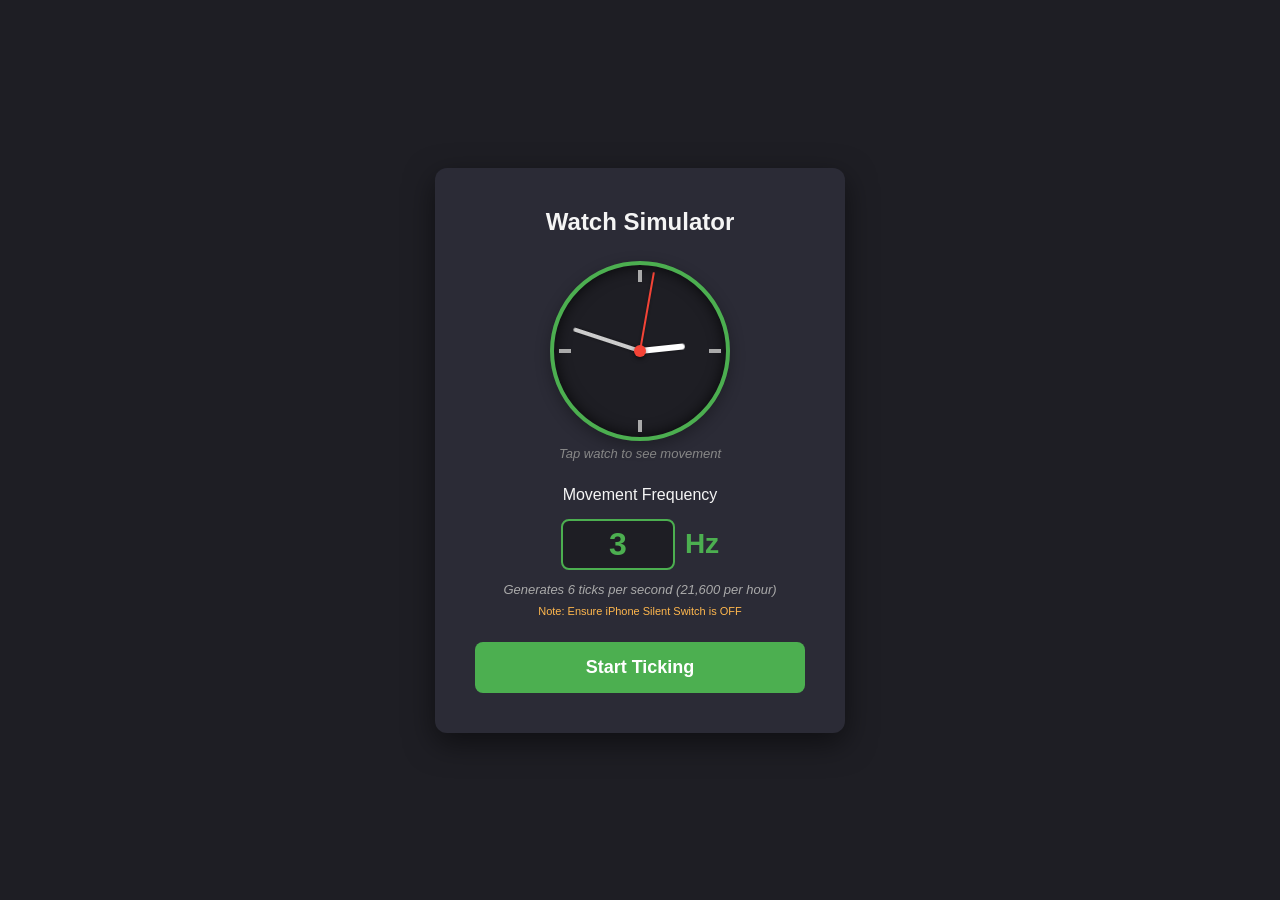
<file: watch-tick.html>
<!DOCTYPE html>
<html lang="en">
<head>
    <meta charset="UTF-8">
    <meta name="viewport" content="width=device-width, initial-scale=1.0">
    <title>Watch Tick Simulator</title>
    <style>
        body {
            font-family: -apple-system, BlinkMacSystemFont, 'Segoe UI', Roboto, sans-serif;
            background-color: #1e1e24;
            color: #f5f5f5;
            display: flex;
            flex-direction: column;
            align-items: center;
            justify-content: center;
            height: 100vh;
            margin: 0;
            -webkit-user-select: none;
            user-select: none;
        }
        .container {
            background-color: #2b2b36;
            padding: 40px;
            border-radius: 12px;
            box-shadow: 0 10px 30px rgba(0,0,0,0.5);
            text-align: center;
            width: 330px;
        }
        h1 {
            margin-top: 0;
            margin-bottom: 25px;
            font-size: 24px;
        }
        
        /* 3D Flip Scene */
        .watch-scene {
            width: 180px;
            height: 180px;
            margin: 0 auto 5px auto;
            perspective: 800px;
        }
        .watch-flipper {
            width: 100%;
            height: 100%;
            position: relative;
            transform-style: preserve-3d;
            transition: transform 0.7s cubic-bezier(0.4, 0.2, 0.2, 1);
            cursor: pointer;
            -webkit-tap-highlight-color: transparent;
            touch-action: manipulation;
        }
        .watch-flipper.is-flipped {
            transform: rotateY(180deg);
        }
        .watch-face {
            width: 100%;
            height: 100%;
            position: absolute;
            top: 0; left: 0;
            border-radius: 50%;
            background-color: #1e1e24;
            border: 4px solid #4CAF50;
            box-sizing: border-box;
            backface-visibility: hidden;
            -webkit-backface-visibility: hidden;
            box-shadow: inset 0 0 15px rgba(0,0,0,0.8), 0 5px 15px rgba(0,0,0,0.3);
            transform: translateZ(0); 
        }

        /* Front Face (Clock) */
        .marker {
            position: absolute;
            background-color: #aaa;
        }
        .marker.twelve { top: 5px; left: 50%; transform: translateX(-50%); width: 4px; height: 12px; }
        .marker.six    { bottom: 5px; left: 50%; transform: translateX(-50%); width: 4px; height: 12px; }
        .marker.three  { right: 5px; top: 50%; transform: translateY(-50%); width: 12px; height: 4px; }
        .marker.nine   { left: 5px; top: 50%; transform: translateY(-50%); width: 12px; height: 4px; }
        
        .hand {
            position: absolute;
            bottom: 50%;
            left: 50%;
            transform-origin: bottom center;
            border-radius: 4px;
            box-shadow: 0 2px 4px rgba(0,0,0,0.4);
            will-change: transform;
            -webkit-backface-visibility: hidden;
            backface-visibility: hidden;
        }
        .hour-hand {
            width: 6px;
            height: 45px;
            margin-left: -3px;
            background-color: #fff;
            z-index: 2;
        }
        .minute-hand {
            width: 4px;
            height: 70px;
            margin-left: -2px;
            background-color: #ccc;
            z-index: 3;
        }
        .second-hand {
            width: 2px;
            height: 80px;
            margin-left: -1px;
            background-color: #f44336;
            z-index: 4;
        }
        .center-dot {
            width: 12px;
            height: 12px;
            background-color: #f44336;
            border-radius: 50%;
            position: absolute;
            top: 50%;
            left: 50%;
            transform: translate(-50%, -50%);
            z-index: 5;
            box-shadow: 0 2px 4px rgba(0,0,0,0.5);
        }

        /* Back Face (Movement Layout) */
        .watch-face.back {
            transform: rotateY(180deg);
            background: radial-gradient(circle, #2b2b36 0%, #17171d 100%);
            overflow: hidden;
        }

        /* The Going Train */
        .train-gear {
            position: absolute;
            will-change: transform;
        }
        .hour-gear {
            width: 124px; height: 124px;
            top: 28px; left: 28px; 
            z-index: 6;
        }
        .second-gear {
            width: 106px; height: 106px;
            top: 37px; left: 37px; 
            z-index: 8;
        }
        .minute-gear {
            width: 80px; height: 80px;
            top: 50px; left: 50px; 
            z-index: 7;
        }

        /* Escapement Components */
        .escape-wheel {
            position: absolute;
            width: 50px;
            height: 50px;
            top: 15px;
            left: 61px;
            will-change: transform;
            z-index: 10;
        }
        
        .balance-wheel {
            width: 60px;
            height: 60px;
            position: absolute;
            top: 73px; 
            left: 56px;
            will-change: transform;
            transform-origin: center center;
            z-index: 11;
        }
        
        .pallet-fork {
            position: absolute;
            width: 40px;
            height: 40px;
            top: 56px; 
            left: 66px;
            transform-origin: 50% 40%; 
            will-change: transform;
            z-index: 12;
        }

        .click-hint {
            font-size: 13px;
            color: #888;
            margin-bottom: 25px;
            font-style: italic;
        }

        /* Controls */
        .controls {
            margin: 10px 0 25px 0;
        }
        .input-group {
            display: flex;
            align-items: center;
            justify-content: center;
            gap: 10px;
            margin-top: 15px;
        }
        .freq-input {
            width: 90px;
            font-size: 32px;
            font-weight: bold;
            color: #4CAF50;
            background-color: #1e1e24;
            border: 2px solid #4CAF50;
            border-radius: 8px;
            padding: 5px 10px;
            text-align: center;
            outline: none;
        }
        .freq-input:focus {
            border-color: #45a049;
            box-shadow: 0 0 8px rgba(76, 175, 80, 0.5);
        }
        .unit {
            font-size: 28px;
            font-weight: bold;
            color: #4CAF50;
        }
        .sub-text {
            font-size: 13px;
            color: #aaa;
            margin-top: 12px;
            font-style: italic;
        }
        .ios-warning {
            font-size: 11px;
            color: #ffb74d;
            margin-top: 8px;
        }
        button {
            background-color: #4CAF50;
            color: white;
            border: none;
            padding: 15px 30px;
            font-size: 18px;
            border-radius: 8px;
            cursor: pointer;
            transition: background-color 0.3s;
            width: 100%;
            font-weight: bold;
            -webkit-tap-highlight-color: transparent;
        }
        button:hover {
            background-color: #45a049;
        }
        button.stop {
            background-color: #f44336;
        }
        button.stop:hover {
            background-color: #d32f2f;
        }
    </style>
</head>
<body>

    <div class="container">
        <h1>Watch Simulator</h1>
        
        <div class="watch-scene">
            <div class="watch-flipper" id="watchFlipper">
                
                <!-- Front: Analog Dial -->
                <div class="watch-face front">
                    <div class="marker twelve"></div>
                    <div class="marker three"></div>
                    <div class="marker six"></div>
                    <div class="marker nine"></div>
                    
                    <div class="hand hour-hand" id="hourHand"></div>
                    <div class="hand minute-hand" id="minuteHand"></div>
                    <div class="hand second-hand" id="secondHand"></div>
                    <div class="center-dot"></div>
                </div>

                <!-- Back: Mechanical Escapement & Going Train -->
                <div class="watch-face back">
                    
                    <!-- HOUR WHEEL -->
                    <div class="train-gear hour-gear" id="hourGear">
                        <svg viewBox="0 0 100 100" width="100%" height="100%">
                            <filter id="shadow-h"><feDropShadow dx="0" dy="2" stdDeviation="1.5" flood-opacity="0.7"/></filter>
                            <g filter="url(#shadow-h)">
                                <circle cx="50" cy="50" r="45" fill="none" stroke="#455a64" stroke-width="10" stroke-dasharray="3.5 3.56"/>
                                <circle cx="50" cy="50" r="41" fill="#455a64"/>
                                <circle cx="50" cy="50" r="33" fill="#1e1e24"/>
                                <path d="M 50 17 L 50 83 M 17 50 L 83 50" stroke="#455a64" stroke-width="6"/>
                                <circle cx="50" cy="50" r="8" fill="#455a64"/>
                                <circle cx="50" cy="50" r="3" fill="#1e1e24"/>
                            </g>
                        </svg>
                    </div>

                    <!-- MINUTE WHEEL -->
                    <div class="train-gear minute-gear" id="minuteGear">
                        <svg viewBox="0 0 100 100" width="100%" height="100%">
                            <filter id="shadow-m"><feDropShadow dx="0" dy="2" stdDeviation="1.5" flood-opacity="0.7"/></filter>
                            <g filter="url(#shadow-m)">
                                <circle cx="50" cy="50" r="45" fill="none" stroke="#607d8b" stroke-width="10" stroke-dasharray="4.7 4.72"/>
                                <circle cx="50" cy="50" r="41" fill="#607d8b"/>
                                <circle cx="50" cy="50" r="25" fill="#1e1e24"/>
                                <path d="M 50 25 L 50 75 M 25 50 L 75 50" stroke="#607d8b" stroke-width="5"/>
                                <circle cx="50" cy="50" r="8" fill="#607d8b"/>
                                <circle cx="50" cy="50" r="3" fill="#1e1e24"/>
                            </g>
                        </svg>
                    </div>

                    <!-- SECOND WHEEL -->
                    <div class="train-gear second-gear" id="secondGear">
                        <svg viewBox="0 0 100 100" width="100%" height="100%">
                            <filter id="shadow-s"><feDropShadow dx="0" dy="2" stdDeviation="1.5" flood-opacity="0.7"/></filter>
                            <g filter="url(#shadow-s)">
                                <circle cx="50" cy="50" r="45" fill="none" stroke="#78909c" stroke-width="10" stroke-dasharray="3 3.28"/>
                                <circle cx="50" cy="50" r="41" fill="#78909c"/>
                                <circle cx="50" cy="50" r="34" fill="#1e1e24"/>
                                <line x1="50" y1="16" x2="50" y2="50" stroke="#78909c" stroke-width="4"/>
                                <line x1="20.5" y1="67" x2="50" y2="50" stroke="#78909c" stroke-width="4"/>
                                <line x1="79.5" y1="67" x2="50" y2="50" stroke="#78909c" stroke-width="4"/>
                                <circle cx="50" cy="50" r="6" fill="#78909c"/>
                                <circle cx="50" cy="50" r="2" fill="#e91e63"/>
                            </g>
                        </svg>
                    </div>

                    <!-- Realistic Escape Wheel with Club Teeth and Spokes -->
                    <div class="escape-wheel" id="escapeWheel">
                        <svg viewBox="0 0 50 50" width="100%" height="100%">
                            <filter id="ew-shadow" x="-20%" y="-20%" width="140%" height="140%">
                                <feDropShadow dx="0" dy="2" stdDeviation="1.5" flood-opacity="0.6"/>
                            </filter>
                            <defs>
                                <linearGradient id="ew-metal" x1="0" y1="0" x2="1" y2="1">
                                    <stop offset="0%" stop-color="#eceff1"/>
                                    <stop offset="50%" stop-color="#b0bec5"/>
                                    <stop offset="100%" stop-color="#78909c"/>
                                </linearGradient>
                                <g id="tooth">
                                    <!-- Highly detailed "Shoe/Club" tooth -->
                                    <path d="M 24.2 7 L 24.8 3.5 L 24.3 1.5 L 29 2.5 L 26.5 4.5 L 25.8 7 Z" fill="url(#ew-metal)"/>
                                </g>
                            </defs>
                            <g filter="url(#ew-shadow)">
                                <!-- Rim & Spokes now use a solid color (#b0bec5) so SVG bounding box math doesn't swallow horizontal/vertical lines! -->
                                <circle cx="25" cy="25" r="18" fill="none" stroke="#b0bec5" stroke-width="1.5"/>
                                
                                <line x1="25" y1="7" x2="25" y2="43" stroke="#b0bec5" stroke-width="1.5"/>
                                <line x1="7" y1="25" x2="43" y2="25" stroke="#b0bec5" stroke-width="1.5"/>
                                
                                <use href="#tooth" transform="rotate(0 25 25)"/>
                                <use href="#tooth" transform="rotate(24 25 25)"/>
                                <use href="#tooth" transform="rotate(48 25 25)"/>
                                <use href="#tooth" transform="rotate(72 25 25)"/>
                                <use href="#tooth" transform="rotate(96 25 25)"/>
                                <use href="#tooth" transform="rotate(120 25 25)"/>
                                <use href="#tooth" transform="rotate(144 25 25)"/>
                                <use href="#tooth" transform="rotate(168 25 25)"/>
                                <use href="#tooth" transform="rotate(192 25 25)"/>
                                <use href="#tooth" transform="rotate(216 25 25)"/>
                                <use href="#tooth" transform="rotate(240 25 25)"/>
                                <use href="#tooth" transform="rotate(264 25 25)"/>
                                <use href="#tooth" transform="rotate(288 25 25)"/>
                                <use href="#tooth" transform="rotate(312 25 25)"/>
                                <use href="#tooth" transform="rotate(336 25 25)"/>
                                
                                <circle cx="25" cy="25" r="4.5" fill="#78909c"/>
                                <circle cx="25" cy="25" r="2.5" fill="#ffd700"/>
                                <circle cx="25" cy="25" r="1" fill="#e91e63"/>
                            </g>
                        </svg>
                    </div>
                    
                    <!-- Realistic Balance Wheel with Roller Table -->
                    <div class="balance-wheel" id="balanceWheel">
                        <svg viewBox="0 0 60 60" width="100%" height="100%">
                            <filter id="bw-shadow"><feDropShadow dx="0" dy="2" stdDeviation="1.5" flood-opacity="0.6"/></filter>
                            <defs>
                                <radialGradient id="gold" cx="30%" cy="30%" r="70%">
                                    <stop offset="0%" stop-color="#fff59d"/>
                                    <stop offset="50%" stop-color="#fbc02d"/>
                                    <stop offset="100%" stop-color="#f57f17"/>
                                </radialGradient>
                                <g id="weight-screw">
                                    <rect x="28" y="1" width="4" height="3" fill="#cfd8dc"/>
                                    <line x1="28" y1="2.5" x2="32" y2="2.5" stroke="#546e7a" stroke-width="0.5"/>
                                </g>
                            </defs>
                            <g filter="url(#bw-shadow)">
                                <!-- Main Balance Wheel Rim -->
                                <circle cx="30" cy="30" r="26" fill="none" stroke="url(#gold)" stroke-width="4"/>
                                
                                <!-- Spokes updated to solid #fbc02d to prevent the 0-width vertical line from disappearing -->
                                <line x1="30" y1="4" x2="30" y2="56" stroke="#fbc02d" stroke-width="2.5"/>
                                <line x1="7.5" y1="43" x2="52.5" y2="17" stroke="#fbc02d" stroke-width="2.5"/>
                                <line x1="7.5" y1="17" x2="52.5" y2="43" stroke="#fbc02d" stroke-width="2.5"/>
                                
                                <use href="#weight-screw" transform="rotate(0 30 30)"/>
                                <use href="#weight-screw" transform="rotate(30 30 30)"/>
                                <use href="#weight-screw" transform="rotate(60 30 30)"/>
                                <use href="#weight-screw" transform="rotate(90 30 30)"/>
                                <use href="#weight-screw" transform="rotate(120 30 30)"/>
                                <use href="#weight-screw" transform="rotate(150 30 30)"/>
                                <use href="#weight-screw" transform="rotate(180 30 30)"/>
                                <use href="#weight-screw" transform="rotate(210 30 30)"/>
                                <use href="#weight-screw" transform="rotate(240 30 30)"/>
                                <use href="#weight-screw" transform="rotate(270 30 30)"/>
                                <use href="#weight-screw" transform="rotate(300 30 30)"/>
                                <use href="#weight-screw" transform="rotate(330 30 30)"/>
                                
                                <!-- The Inner Roller Table -->
                                <circle cx="30" cy="30" r="10" fill="#eceff1" stroke="#90a4ae" stroke-width="0.5"/>
                                <circle cx="30" cy="30" r="4" fill="#cfd8dc"/>
                                
                                <!-- Ruby Impulse Pin -->
                                <circle cx="30" cy="20" r="1.5" fill="#e91e63" stroke="#880e4f" stroke-width="0.5"/>

                                <!-- Central Shock Setting (Incabloc) -->
                                <circle cx="30" cy="30" r="5" fill="#fbc02d"/>
                                <circle cx="30" cy="30" r="2.5" fill="#e91e63"/>
                                <path d="M 28 28 L 32 32 M 32 28 L 28 32" stroke="#ff8a80" stroke-width="1"/>
                            </g>
                        </svg>
                    </div>

                    <!-- Realistic Pallet Fork -->
                    <div class="pallet-fork" id="palletFork">
                        <svg viewBox="0 0 50 50" width="100%" height="100%">
                            <filter id="pf-shadow" x="-20%" y="-20%" width="140%" height="140%">
                                <feDropShadow dx="0" dy="2" stdDeviation="1.5" flood-opacity="0.6"/>
                            </filter>
                            <defs>
                                <linearGradient id="pf-metal" x1="0" y1="0" x2="1" y2="1">
                                    <stop offset="0%" stop-color="#eceff1"/>
                                    <stop offset="100%" stop-color="#90a4ae"/>
                                </linearGradient>
                            </defs>
                            <g filter="url(#pf-shadow)">
                                <polygon points="11.5,12 15,9.5 16.5,13 13,16" fill="#e91e63" stroke="#880e4f" stroke-width="0.5"/>
                                <polygon points="38.5,12 35,9.5 33.5,13 37,16" fill="#e91e63" stroke="#880e4f" stroke-width="0.5"/>
                                
                                <path d="M 23 18 C 23 15, 27 15, 27 18 L 34 13 L 36 16 C 31 19, 28 22, 28 25 L 28 42 L 32 47 L 30 49 L 25 45 L 20 49 L 18 47 L 22 42 L 22 25 C 22 22, 19 19, 14 16 L 16 13 Z" fill="url(#pf-metal)" stroke="#78909c" stroke-width="0.5"/>
                                
                                <circle cx="25" cy="20" r="3.5" fill="#cfd8dc" stroke="#546e7a" stroke-width="0.5"/>
                                <circle cx="25" cy="20" r="1.5" fill="#e91e63"/>
                                
                                <line x1="25" y1="43" x2="25" y2="46.5" stroke="#ffd700" stroke-width="1.5"/>
                            </g>
                        </svg>
                    </div>

                </div>
            </div>
        </div>
        
        <div class="click-hint">Tap watch to see movement</div>
        
        <div class="controls">
            <label for="freqInput">Movement Frequency</label>
            <div class="input-group">
                <input type="text" inputmode="decimal" pattern="[0-9]*[.,]?[0-9]*" class="freq-input" id="freqInput" value="3">
                <span class="unit">Hz</span>
            </div>
            <div class="sub-text" id="calcDisplay">Generates 6 ticks per second (21,600 per hour)</div>
            <div class="ios-warning">Note: Ensure iPhone Silent Switch is OFF</div>
        </div>

        <button id="toggleBtn">Start Ticking</button>
    </div>

    <script>
        let audioCtx;
        let isPlaying = false;
        let frequency = 3;
        let isTickPhase = true; 
        
        let nextTickTime = 0.0;
        let startAudioTime = 0.0;
        let startTickIndex = 0;
        let timerID;
        const lookahead = 25.0; 
        const scheduleAheadTime = 0.1; 

        const toggleBtn = document.getElementById('toggleBtn');
        const freqInput = document.getElementById('freqInput');
        const calcDisplay = document.getElementById('calcDisplay');
        const watchFlipper = document.getElementById('watchFlipper');
        
        const hourHand = document.getElementById('hourHand');
        const minuteHand = document.getElementById('minuteHand');
        const secondHand = document.getElementById('secondHand');

        const balanceWheel = document.getElementById('balanceWheel');
        const palletFork = document.getElementById('palletFork');
        const escapeWheel = document.getElementById('escapeWheel');
        
        const hourGear = document.getElementById('hourGear');
        const minuteGear = document.getElementById('minuteGear');
        const secondGear = document.getElementById('secondGear');

        watchFlipper.addEventListener('click', () => {
            watchFlipper.classList.toggle('is-flipped');
        });

        function updateDisplay(val) {
            const ticksPerSecond = val * 2;
            const ticksPerHour = ticksPerSecond * 3600; 
            calcDisplay.textContent = `Generates ${ticksPerSecond} ticks per second (${ticksPerHour.toLocaleString()} per hour)`;
        }

        function unlockAudioContext() {
            if (!audioCtx) {
                audioCtx = new (window.AudioContext || window.webkitAudioContext)();
            }
            if (audioCtx.state === 'suspended') {
                audioCtx.resume();
            }
            const buffer = audioCtx.createBuffer(1, 1, 22050);
            const source = audioCtx.createBufferSource();
            source.buffer = buffer;
            source.connect(audioCtx.destination);
            source.start(0);
        }

        function drawClock() {
            const now = new Date();
            const ms = now.getMilliseconds();
            const s = now.getSeconds();
            const m = now.getMinutes();
            const h = now.getHours();

            const ticksPerSecond = frequency * 2;
            let continuousTicks;

            if (isPlaying && audioCtx) {
                const elapsedAudio = audioCtx.currentTime - startAudioTime;
                continuousTicks = elapsedAudio > 0 ? elapsedAudio * ticksPerSecond : 0;
            } else {
                const totalSeconds = s + (ms / 1000);
                continuousTicks = totalSeconds * ticksPerSecond;
            }

            const currentTickInMinute = (startTickIndex + Math.floor(continuousTicks)) % (60 * ticksPerSecond);
            const degreesPerTick = 360 / (60 * ticksPerSecond);
            
            const secondAngle = currentTickInMinute * degreesPerTick;
            const minuteAngle = (m + (s + ms / 1000) / 60) * 6;
            const hourAngle = ((h % 12) + m / 60) * 30;

            secondHand.style.transform = `rotate(${secondAngle}deg)`;
            minuteHand.style.transform = `rotate(${minuteAngle}deg)`;
            hourHand.style.transform = `rotate(${hourAngle}deg)`;

            hourGear.style.transform = `rotate(${-hourAngle}deg)`;
            minuteGear.style.transform = `rotate(${-minuteAngle}deg)`;
            secondGear.style.transform = `rotate(${-secondAngle}deg)`;

            const balanceAngle = Math.sin(continuousTicks * Math.PI) * 140; 
            balanceWheel.style.transform = `rotate(${balanceAngle}deg)`;

            const isEvenTick = Math.floor(continuousTicks) % 2 === 0;
            const palletAngle = isEvenTick ? -10 : 10;
            palletFork.style.transform = `rotate(${palletAngle}deg)`;

            const escapeAngle = Math.floor(continuousTicks) * 12 + 7;
            escapeWheel.style.transform = `rotate(${escapeAngle}deg)`;
            
            requestAnimationFrame(drawClock);
        }
        
        requestAnimationFrame(drawClock);

        freqInput.addEventListener('input', function() {
            let val = parseFloat(this.value.replace(',', '.'));
            if (!isNaN(val)) {
                if (val < 0.5) val = 0.5; 
                if (val > 20) val = 20;   
                frequency = val;
                updateDisplay(frequency);
            }
        });

        freqInput.addEventListener('blur', function() {
            this.value = frequency;
        });

        function handleToggle(e) {
            e.preventDefault(); 
            
            unlockAudioContext();

            if (!isPlaying) {
                let val = parseFloat(freqInput.value.replace(',', '.'));
                frequency = (isNaN(val) || val < 0.5) ? 0.5 : (val > 20 ? 20 : val);
                freqInput.value = frequency;
                updateDisplay(frequency);

                isPlaying = true;
                toggleBtn.textContent = 'Stop Ticking';
                toggleBtn.classList.add('stop');
                
                const now = new Date();
                const ticksPerSecond = frequency * 2;
                const startSecondFraction = now.getSeconds() + (now.getMilliseconds() / 1000);
                
                startTickIndex = Math.floor(startSecondFraction * ticksPerSecond);
                startAudioTime = audioCtx.currentTime + 0.05;
                nextTickTime = startAudioTime;
                
                isTickPhase = true; 
                scheduler();
            } else {
                isPlaying = false;
                toggleBtn.textContent = 'Start Ticking';
                toggleBtn.classList.remove('stop');
                clearTimeout(timerID);
            }
        }

        toggleBtn.addEventListener('touchend', handleToggle, false);
        toggleBtn.addEventListener('click', handleToggle, false);

        function playTick(time) {
            const osc = audioCtx.createOscillator();
            const gainNode = audioCtx.createGain();

            const startPitch = isTickPhase ? 4000 : 3500;

            osc.type = 'triangle';
            osc.frequency.setValueAtTime(startPitch, time);
            osc.frequency.exponentialRampToValueAtTime(100, time + 0.02);

            gainNode.gain.setValueAtTime(1, time);
            gainNode.gain.exponentialRampToValueAtTime(0.001, time + 0.02);

            osc.connect(gainNode);
            gainNode.connect(audioCtx.destination);

            osc.start(time);
            osc.stop(time + 0.03); 
            
            isTickPhase = !isTickPhase;
        }

        function scheduler() {
            let ticksPerSecond = frequency * 2; 
            while (nextTickTime < audioCtx.currentTime + scheduleAheadTime) {
                playTick(nextTickTime);
                nextTickTime += (1.0 / ticksPerSecond); 
            }
            timerID = setTimeout(scheduler, lookahead);
        }
    </script>
</body>
</html>
</file>
<file: navitimer/styles.css>
:root {
  color-scheme: dark;
  --bg-start: #090b10;
  --bg-end: #171d28;
  --panel: rgba(12, 15, 22, 0.72);
  --panel-border: rgba(255, 255, 255, 0.1);
  --dial-main: #0b0d11;
  --dial-inner: #12161c;
  --dial-core: #050607;
  --tick: #d8d0c0;
  --tick-soft: rgba(216, 208, 192, 0.55);
  --text-main: #f0eadf;
  --text-soft: rgba(240, 234, 223, 0.76);
  --accent: #d54b4b;
  --accent-soft: rgba(213, 75, 75, 0.18);
  --shadow: rgba(0, 0, 0, 0.52);
  --bezel-metal-1: #3c434c;
  --bezel-metal-2: #1a1f25;
  --bezel-metal-3: #636d79;
  --bezel-stroke-strong: rgba(255, 255, 255, 0.18);
  --bezel-stroke: rgba(255, 255, 255, 0.14);
  --bezel-stroke-soft: rgba(255, 255, 255, 0.07);
  --dial-stroke-soft: rgba(255, 255, 255, 0.06);
  --scale-band-outer: rgba(255, 255, 255, 0.055);
  --scale-band-inner: rgba(255, 255, 255, 0.045);
  --center-core-stroke: rgba(255, 255, 255, 0.2);
  --center-crosshair: rgba(255, 255, 255, 0.08);
}

body[data-theme="light"] {
  color-scheme: light;
  --bg-start: #eef1f6;
  --bg-end: #d5dde8;
  --panel: rgba(255, 255, 255, 0.68);
  --panel-border: rgba(23, 29, 40, 0.1);
  --dial-main: #f5f1e9;
  --dial-inner: #e1ddd4;
  --dial-core: #faf8f2;
  --tick: #25282d;
  --tick-soft: rgba(37, 40, 45, 0.54);
  --text-main: #11161d;
  --text-soft: rgba(17, 22, 29, 0.72);
  --accent: #b13636;
  --accent-soft: rgba(177, 54, 54, 0.15);
  --shadow: rgba(38, 43, 50, 0.18);
  --bezel-metal-1: #d8dee7;
  --bezel-metal-2: #aab2bc;
  --bezel-metal-3: #f8fbff;
  --bezel-stroke-strong: rgba(37, 40, 45, 0.24);
  --bezel-stroke: rgba(37, 40, 45, 0.18);
  --bezel-stroke-soft: rgba(37, 40, 45, 0.12);
  --dial-stroke-soft: rgba(37, 40, 45, 0.09);
  --scale-band-outer: rgba(37, 40, 45, 0.1);
  --scale-band-inner: rgba(37, 40, 45, 0.08);
  --center-core-stroke: rgba(37, 40, 45, 0.18);
  --center-crosshair: rgba(37, 40, 45, 0.12);
}

* {
  box-sizing: border-box;
}

html,
body {
  margin: 0;
  min-height: 100%;
  font-family: Inter, ui-sans-serif, system-ui, -apple-system, BlinkMacSystemFont, "Segoe UI", sans-serif;
  background:
    radial-gradient(circle at top, rgba(213, 75, 75, 0.09), transparent 22%),
    linear-gradient(180deg, var(--bg-start), var(--bg-end));
  color: var(--text-main);
}

body {
  min-height: 100vh;
}

.app-shell {
  position: relative;
  min-height: 100vh;
  overflow: hidden;
}

.controls,
.info-strip {
  position: absolute;
  left: 50%;
  width: min(1120px, calc(100vw - 32px));
  transform: translateX(-50%);
  display: flex;
  align-items: center;
  justify-content: space-between;
  gap: 16px;
  padding: 16px 18px;
  backdrop-filter: blur(16px);
  background: var(--panel);
  border: 1px solid var(--panel-border);
  border-radius: 18px;
  box-shadow: 0 18px 42px var(--shadow);
  z-index: 2;
}

.controls {
  top: 16px;
}

.info-strip {
  bottom: 16px;
  font-size: 0.92rem;
  color: var(--text-soft);
}

.eyebrow {
  font-size: 0.72rem;
  text-transform: uppercase;
  letter-spacing: 0.16em;
  color: var(--accent);
  margin-bottom: 6px;
}

.brand-block h1 {
  margin: 0;
  font-size: clamp(1.1rem, 2vw, 1.55rem);
  font-weight: 650;
  letter-spacing: 0.02em;
}

.control-group {
  display: flex;
  gap: 10px;
  flex-wrap: wrap;
  justify-content: flex-end;
}

button {
  border: 1px solid var(--panel-border);
  border-radius: 999px;
  background: linear-gradient(180deg, rgba(255, 255, 255, 0.08), rgba(255, 255, 255, 0.02));
  color: var(--text-main);
  padding: 10px 14px;
  font: inherit;
  cursor: pointer;
  transition: transform 140ms ease, border-color 140ms ease, background 140ms ease;
}

button:hover {
  transform: translateY(-1px);
  border-color: rgba(213, 75, 75, 0.35);
}

.exit-wallpaper {
  position: fixed;
  top: 16px;
  right: 16px;
  z-index: 3;
  min-width: 44px;
  min-height: 44px;
  padding: 12px 16px;
  opacity: 0;
  pointer-events: none;
}

.stage {
  min-height: 100vh;
  display: grid;
  place-items: center;
  padding: 120px 24px;
}

.dial-frame {
  width: min(88vh, 88vw, 860px);
  aspect-ratio: 1;
  filter: drop-shadow(0 35px 60px var(--shadow));
}

#dialSvg {
  width: 100%;
  height: 100%;
  display: block;
  overflow: visible;
  touch-action: none;
  user-select: none;
}

.info-strip > div {
  display: flex;
  gap: 8px;
  align-items: baseline;
}

.info-label {
  color: var(--accent);
  text-transform: uppercase;
  letter-spacing: 0.12em;
  font-size: 0.72rem;
}

body.wallpaper-mode .controls,
body.wallpaper-mode .info-strip {
  opacity: 0;
  pointer-events: none;
}

body.wallpaper-mode .exit-wallpaper {
  opacity: 1;
  pointer-events: auto;
}

body.wallpaper-mode .stage {
  padding: 0;
}

body.wallpaper-mode .dial-frame {
  width: min(96vh, 96vw, 960px);
}

@media (max-width: 860px) {
  .controls,
  .info-strip {
    flex-direction: column;
    align-items: flex-start;
  }

  .control-group {
    width: 100%;
    justify-content: flex-start;
  }

  .info-strip > div {
    flex-direction: column;
    gap: 2px;
  }

  .stage {
    padding: 160px 18px 130px;
  }

  body.wallpaper-mode .stage {
    padding: 0;
  }
}
</file>
